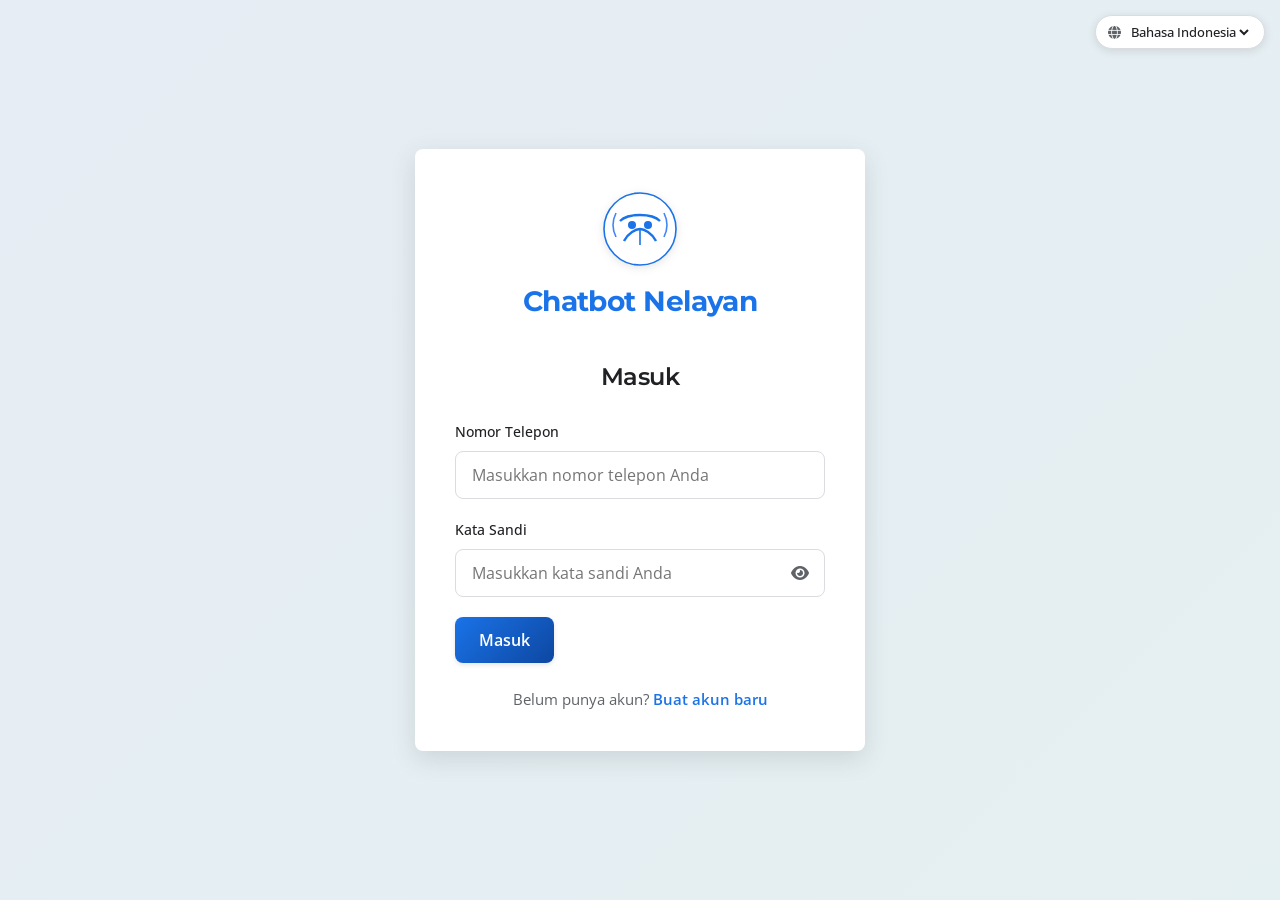
<file: index.html>
<!DOCTYPE html>
<html lang="id">
<head>
    <meta charset="UTF-8">
    <meta name="viewport" content="width=device-width, initial-scale=1.0">
    <title>Chatbot Nelayan</title>
    <link rel="preconnect" href="https://fonts.googleapis.com">
    <link rel="preconnect" href="https://fonts.gstatic.com" crossorigin>
    <link href="https://fonts.googleapis.com/css2?family=Montserrat:wght@400;500;600;700&family=Open+Sans:wght@400;500;600&display=swap" rel="stylesheet">
    <link rel="stylesheet" href="css/styles.css">
    <link rel="stylesheet" href="https://cdnjs.cloudflare.com/ajax/libs/font-awesome/6.0.0-beta3/css/all.min.css">
</head>

<body>
    <div class="lang-switcher">
        <i class="fas fa-globe"></i>
        <select id="lang-select" aria-label="Language / ভাষা / Bahasa">
            <option value="bn">বাংলা</option>
            <option value="en">English</option>
            <option value="id">Bahasa Indonesia</option>
        </select>
    </div>

    <div class="container" id="login-container">
        <div class="form-container">
            <div class="logo">
                <img src="assets/fishermen-logo.svg" data-i18n="appLogoAlt" alt="Logo Chatbot Nelayan">
                <h1 data-i18n="appTitle">Chatbot Nelayan</h1>
            </div>
            <h2 data-i18n="login.heading">Masuk</h2>
            <form id="login-form">
                <div class="form-group">
                    <label for="login-fisherman-id" data-i18n="login.idLabel">Nomor Telepon</label>
                    <input type="text" id="login-fisherman-id" data-i18n-placeholder="login.idPlaceholder" placeholder="Masukkan nomor telepon Anda" required>
                </div>
                <div class="form-group">
                    <label for="login-password" data-i18n="login.passwordLabel">Kata Sandi</label>
                    <input type="password" id="login-password" data-i18n-placeholder="login.passwordPlaceholder" placeholder="Masukkan kata sandi Anda" required>
                    <span class="toggle-password" onclick="togglePasswordVisibility('login-password')">
                        <i class="fas fa-eye"></i>
                    </span>
                </div>
                <button type="submit" class="btn-primary" data-i18n="login.submit">Masuk</button>
            </form>
            <p class="form-footer"><span data-i18n="login.noAccount">Belum punya akun?</span> <a href="#" onclick="showSignup()" data-i18n="login.signupLink">Buat akun baru</a></p>
        </div>
    </div>

    <div class="container hidden" id="signup-container">
        <div class="form-container">
            <div class="logo">
                <img src="assets/fishermen-logo.svg" data-i18n="appLogoAlt" alt="Logo Chatbot Nelayan">
                <h1 data-i18n="appTitle">Chatbot Nelayan</h1>
            </div>
            <h2 data-i18n="signup.heading">Buat Akun Baru</h2>
            <form id="signup-form">
                <div class="form-group">
                    <label for="signup-name" data-i18n="signup.nameLabel">Nama</label>
                    <input type="text" id="signup-name" data-i18n-placeholder="signup.namePlaceholder" placeholder="Masukkan nama Anda" required>
                </div>
                <div class="form-group">
                    <label for="signup-fisherman-id" data-i18n="login.idLabel">Nomor Telepon</label>
                    <input type="text" id="signup-fisherman-id" data-i18n-placeholder="login.idPlaceholder" placeholder="Masukkan nomor telepon Anda" required>
                </div>
                <div class="form-group">
                    <label for="signup-country" data-i18n="signup.countryLabel">Negara</label>
                    <select id="signup-country" required>
                        <option value="" data-i18n="signup.countryDefault">Pilih negara</option>
                        <option value="Indonesia" data-i18n="country.indonesia">Indonesia</option>
                        <option value="Australia" data-i18n="country.australia">Australia</option>
                        <option value="Malaysia" data-i18n="country.malaysia">Malaysia</option>
                        <option value="India" data-i18n="country.india">India</option>
                        <option value="Bangladesh" data-i18n="country.bangladesh">Bangladesh</option>
                        <option value="USA" data-i18n="country.usa">Amerika Serikat</option>
                        <option value="UK" data-i18n="country.uk">Inggris</option>
                    </select>
                </div>
                <div class="form-group">
                    <label for="signup-location" data-i18n="signup.locationLabel">Lokasi</label>
                    <input type="text" id="signup-location" data-i18n-placeholder="signup.locationPlaceholder" placeholder="Masukkan lokasi Anda saat ini" required>
                </div>
                <div class="form-group">
                    <label for="signup-password" data-i18n="login.passwordLabel">Kata Sandi</label>
                    <input type="password" id="signup-password" data-i18n-placeholder="login.passwordPlaceholder" placeholder="Masukkan kata sandi Anda" minlength="8" required>
                    <span class="toggle-password" onclick="togglePasswordVisibility('signup-password')">
                        <i class="fas fa-eye"></i>
                    </span>
                </div>
                <div class="form-group">
                    <label for="signup-confirm-password" data-i18n="signup.confirmPasswordLabel">Konfirmasi Kata Sandi</label>
                    <input type="password" id="signup-confirm-password" data-i18n-placeholder="signup.confirmPasswordPlaceholder" placeholder="Masukkan ulang kata sandi Anda" minlength="8" required>
                    <span class="toggle-password" onclick="togglePasswordVisibility('signup-confirm-password')">
                        <i class="fas fa-eye"></i>
                    </span>
                </div>
                <button type="submit" class="btn-primary" data-i18n="signup.submit">Daftar</button>
            </form>
            <p class="form-footer"><span data-i18n="signup.haveAccount">Sudah punya akun?</span> <a href="#" onclick="showLogin()" data-i18n="signup.loginLink">Masuk</a></p>
        </div>
    </div>

    <button id="sidebar-toggle" class="sidebar-toggle" data-i18n-title="sidebarToggle.title" title="সাইডবার টগল করুন">
        <i class="fas fa-bars"></i>
    </button>

    <div class="chat-container hidden" id="chat-container">
        <div class="sidebar">
            <div class="sidebar-header">
                <div class="logo">
                    <img src="assets/fishermen-logo.svg" data-i18n="appLogoAlt" alt="মৎস্যজীবী চ্যাটবট লোগো">
                    <h2 data-i18n="appTitle">মৎস্যজীবী চ্যাটবট</h2>
                </div>
                <button class="new-chat-btn" id="new-chat-btn">
                    <i class="fas fa-plus"></i> <span data-i18n="sidebar.newChat">নতুন চ্যাট</span>
                </button>
            </div>
            <div class="search-container">
                <div class="search-box">
                    <i class="fas fa-search"></i>
                    <input type="text" data-i18n-placeholder="sidebar.searchPlaceholder" placeholder="চ্যাট খুঁজুন" id="search-chats">
                </div>
            </div>
            <div class="chat-history" id="chat-history"></div>
            <div class="user-info">
                <div class="user-avatar" id="profile-btn" data-i18n-title="sidebar.profileTitle" title="প্রোফাইল অপশন" onclick="toggleProfileMenu()">
                       <i class="fas fa-user"></i>
                </div>
               <div class="user-name" id="user-name-display" data-i18n="sidebar.defaultUserName">ব্যবহারকারীর নাম</div>
                      <button class="logout-btn" onclick="logout()" data-i18n-title="sidebar.logoutTitle" title="লগআউট">
                        <i class="fas fa-sign-out-alt"></i>
                     </button>

                     <div class="profile-dropdown hidden" id="profile-dropdown">
                             <button id="dark-toggle" class="profile-menu-item" data-i18n-title="sidebar.themeToggle" title="থিম পরিবর্তন করুন">
                              <i class="fas fa-lightbulb"></i>
                                <span data-i18n="sidebar.themeToggle">থিম পরিবর্তন করুন</span>
                                    </button>
                              <button class="profile-menu-item" id="export-chat" data-i18n-title="sidebar.exportChat" title="চ্যাট এক্সপোর্ট করুন">
                                 <i class="fas fa-download"></i>
                                    <span data-i18n="sidebar.exportChat">চ্যাট এক্সপোর্ট করুন</span>
                               </button>
                         <button class="profile-menu-item" id="contribute-btn" data-i18n-title="sidebar.contributeTitle" title="নলেজ গ্রাফে অবদান রাখুন" onclick="openContributePopup(); toggleProfileMenu()">
                                 <i class="fas fa-brain"></i>
                                <span data-i18n="sidebar.contributeLabel">নতুন তথ্য যোগ করুন</span>
                                   </button>
                       </div>
               </div>
        </div>

        <div class="main-chat">
            <div class="chat-messages" id="chat-messages">
                <div class="welcome-message">
                    <h1 data-i18n="chat.welcomeTitle">মৎস্যজীবী চ্যাটবটে স্বাগতম</h1>
                    <p data-i18n="chat.welcomeSubtitle">আজ আমি আপনাকে কীভাবে সাহায্য করতে পারি?</p>
                </div>
            </div>
            <div class="chat-input-container">
                <form id="chat-form">
                    <div class="chat-input-box">
                        <textarea id="chat-input" data-i18n-placeholder="chat.inputPlaceholder" placeholder="আপনার মেসেজ এখানে লিখুন..." rows="1"></textarea>
                        <button type="button" id="voice-btn" class="voice-btn" data-i18n-title="chat.voiceInputTitle" title="ভয়েস ইনপুট">
                            <i class="fas fa-microphone"></i>
                        </button>
                        <button type="submit" class="send-btn" data-i18n-title="chat.sendTitle" title="পাঠান">
                            <i class="fas fa-paper-plane"></i>
                        </button>

                    </div>
                </form>
                <p class="disclaimer" data-i18n="chat.disclaimer">এই চ্যাটবটটি প্রাপ্ত তথ্যের ভিত্তিতে নির্দেশনা প্রদান করে এবং এটি সর্বদা নির্ভুল বা সর্বশেষ তথ্য নাও হতে পারে। শুধুমাত্র এই তথ্যের উপর নির্ভর করবেন না। গুরুত্বপূর্ণ সিদ্ধান্তের জন্য প্রয়োজনে স্থানীয় কর্তৃপক্ষ বা অভিজ্ঞ জেলেদের পরামর্শ নিন।</p>
            </div>
        </div>
    </div>

    <div class="feedback-popup hidden" id="feedback-popup">
        <div class="feedback-content">
            <h3 data-i18n="feedback.heading">এই উত্তরে কী সমস্যা ছিল?</h3>
            <form id="feedback-form">
                <div class="feedback-options">
                    <label class="feedback-option">
                        <input type="radio" name="feedback" value="incorrect">
                        <span data-i18n="feedback.incorrect">ভুল তথ্য</span>
                    </label>
                    <label class="feedback-option">
                        <input type="radio" name="feedback" value="harmful">
                        <span data-i18n="feedback.harmful">ক্ষতিকারক বা অনিরাপদ বিষয়বস্তু</span>
                    </label>
                    <label class="feedback-option">
                        <input type="radio" name="feedback" value="not-helpful">
                        <span data-i18n="feedback.notHelpful">উপকারী নয়</span>
                    </label>
                    <label class="feedback-option">
                        <input type="radio" name="feedback" value="other">
                        <span data-i18n="feedback.other">অন্যান্য</span>
                    </label>
                </div>
                <textarea id="feedback-text" data-i18n-placeholder="feedback.commentPlaceholder" placeholder="অতিরিক্ত মন্তব্য (ঐচ্ছিক)"></textarea>
                <div class="feedback-buttons">
                    <button type="button" class="btn-secondary" onclick="closeFeedbackPopup()" data-i18n="common.cancel">বাতিল করুন</button>
                    <button type="submit" class="btn-primary" data-i18n="common.submit">জমা দিন</button>
                </div>
            </form>
        </div>
    </div>

    <div class="voice-popup hidden" id="voice-popup">
        <div class="voice-content">
            <div class="voice-header" style="justify-content: flex-end;">
                <button id="voice-close-btn" class="icon-btn" data-i18n-title="voice.closeTitle" title="বাতিল করুন" onclick="closeVoicePopup()">
                    <i class="fas fa-times"></i>
                </button>
            </div>
            <div class="voice-body">
                <p id="live-transcript" class="live-transcript" data-i18n="voice.initialPrompt">এখন কথা বলুন...</p>
            </div>
            <div class="voice-footer">
                <button id="voice-mic-active" class="pulsing-mic" onclick="stopListening()" data-i18n-title="voice.stopRecordingTitle" title="রেকর্ডিং বন্ধ করুন">
                    <i class="fas fa-microphone"></i>
                </button>
                <button id="voice-send-btn" class="btn-primary send-btn hidden" onclick="sendVoiceMessage()">
                    <i class="fas fa-paper-plane"></i> <span data-i18n="voice.send">পাঠান</span>
                </button>
            </div>
        </div>
    </div>

    <div class="overlay hidden" id="overlay"></div>

    <script>
    function validateSignup() {
        const fishermanId     = document.getElementById('signup-fisherman-id').value;
        const password        = document.getElementById('signup-password').value;
        const confirmPassword = document.getElementById('signup-confirm-password').value;
        const country         = document.getElementById('signup-country').value;

        if (!country) {
            alert("অনুগ্রহ করে একটি দেশ নির্বাচন করুন");
            return false;
        }

        const idRegex = /^[a-zA-Z0-9]+$/;
        if (!idRegex.test(fishermanId)) {
            alert("মৎস্যজীবী আইডিতে শুধুমাত্র ইংরেজি অক্ষর এবং সংখ্যা থাকতে হবে");
            return false;
        }

        if (password.length < 8) {
            alert("পাসওয়ার্ড কমপক্ষে ৮ অক্ষরের হতে হবে");
            return false;
        }

        if (password !== confirmPassword) {
            alert("পাসওয়ার্ড মিলছে না");
            return false;
        }

        return true;
    }
    </script>

    <script src="js/i18n.js" defer></script>
    <script src="js/script.js" defer></script>
    <div id="contribute-popup" class="feedback-popup hidden" role="dialog" aria-modal="true" aria-labelledby="contribute-title">
  <div class="voice-content contribute-content">
    <div class="voice-header">
      <h3 id="contribute-title">
        <i class="fas fa-brain" style="color:#3a7acd;margin-right:8px;"></i>
        <span data-i18n="contribute.title">তথ্যভাণ্ডারে নতুন তথ্য যোগ করুন</span>
      </h3>
      <button class="icon-btn" onclick="closeContributePopup()" aria-label="Close">
        <i class="fas fa-times"></i>
      </button>
    </div>

    <p style="font-size:13px;color:var(--text-secondary);margin-bottom:16px;" data-i18n="contribute.description">
      একজন মৎস্যজীবী হিসেবে আপনার জানা একটি তথ্য শেয়ার করুন। নিচে টাইপ করুন বা মাইক ব্যবহার করুন। 
      আপনার দেওয়া তথ্য যোগ করার আগে যাচাই করা হবে।
    </p>

    <div class="contribute-tabs" role="tablist">
      <button class="contribute-tab active" id="tab-text" role="tab"
              aria-selected="true" onclick="switchContributeTab('text')">
        <i class="fas fa-keyboard"></i> <span data-i18n="contribute.tabText">টাইপ করুন</span>
      </button>
      <button class="contribute-tab" id="tab-voice" role="tab"
              aria-selected="false" onclick="switchContributeTab('voice')">
        <i class="fas fa-microphone"></i> <span data-i18n="contribute.tabVoice">কথা বলুন</span>
      </button>
    </div>

    <div id="contrib-text-panel">
      <div class="form-group" style="margin-top:12px;">
        <label for="contrib-subject"><span data-i18n="contribute.subjectLabel">বিষয় (Subject)</span> <span style="color:var(--danger-color)">*</span></label>
        <input type="text" id="contrib-subject" data-i18n-placeholder="contribute.subjectPlaceholder" placeholder="যেমন: Hilsa, Shrimp, Cast Net" autocomplete="off" />
      </div>
      <div class="form-group">
        <label for="contrib-relation"><span data-i18n="contribute.relationLabel">সম্পর্ক (Relationship)</span><span style="color:var(--danger-color)">*</span></label>
        <input type="text" id="contrib-relation" data-i18n-placeholder="contribute.relationPlaceholder" placeholder="যেমন: FOUND_IN, NEEDS, BEST_IN" autocomplete="off" />
      </div>
      <div class="form-group">
        <label for="contrib-object"><span data-i18n="contribute.objectLabel">অবজেক্ট (Object)</span> <span style="color:var(--danger-color)">*</span></label>
        <input type="text" id="contrib-object" data-i18n-placeholder="contribute.objectPlaceholder" placeholder="যেমন: Padma River, Winter, Monsoon, June" autocomplete="off" />
      </div>
      <div class="form-group">
        <label for="contrib-context">
          <span data-i18n="contribute.contextLabel">অতিরিক্ত তথ্য</span>
          <span style="color:var(--text-secondary);font-weight:400" data-i18n="contribute.optional">(ঐচ্ছিক)</span>
        </label>
        <textarea id="contrib-context" rows="2"
          data-i18n-placeholder="contribute.contextPlaceholder" placeholder="যেমন: বর্ষাকালে পদ্মা নদীতে ইলিশ সবচেয়ে বেশি পাওয়া যায়।"></textarea>
      </div>
    </div>

    <div id="contrib-voice-panel" class="hidden">
      <p style="font-size:13px;color:var(--text-secondary);margin:12px 0 8px;" data-i18n="contribute.voicePanelDesc">
        তথ্যটি বর্ণনা করে একটি পূর্ণ বাক্য বলুন। আমরা এটি প্রতিলিপি (transcribe) করে আপনার জন্য অতিরিক্ত তথ্যের ক্ষেত্রটি পূরণ করব।
      </p>
      <div class="voice-body" style="min-height:60px;">
        <div id="contrib-live-transcript" class="live-transcript"
             style="font-size:16px;opacity:0.5;" data-i18n="contribute.pressMicToStart">
          শুরু করতে মাইক চাপুন...
        </div>
      </div>
      <div class="voice-footer" style="margin-top:12px;">
        <button id="contrib-mic-btn" class="pulsing-mic"
                onclick="toggleContribMic()" aria-label="Start recording">
          <i class="fas fa-microphone"></i>
        </button>
        <button id="contrib-use-transcript-btn" class="btn-secondary hidden"
                onclick="useContribTranscript()"
                style="font-size:13px;padding:8px 16px;">
          <i class="fas fa-check"></i> <span data-i18n="contribute.useTranscript">এই লেখাটি ব্যবহার করুন</span>
        </button>
      </div>
    </div>

    <div style="margin-top:18px;display:flex;gap:10px;justify-content:flex-end;flex-wrap:wrap;">
      <button class="btn-secondary" onclick="closeContributePopup()"
              style="font-size:14px;padding:9px 18px;" data-i18n="common.cancel">বাতিল করুন</button>
      <button id="contrib-submit-btn" class="btn-primary" onclick="submitContribution()"
              style="font-size:14px;padding:9px 18px;">
        <i class="fas fa-paper-plane"></i> <span data-i18n="contribute.submit">জমা দিন</span>
      </button>
    </div>
    <div id="contrib-status-msg"
         style="margin-top:10px;font-size:13px;text-align:center;display:none;"></div>
  </div>
</div>
</body>
</html>
</file>
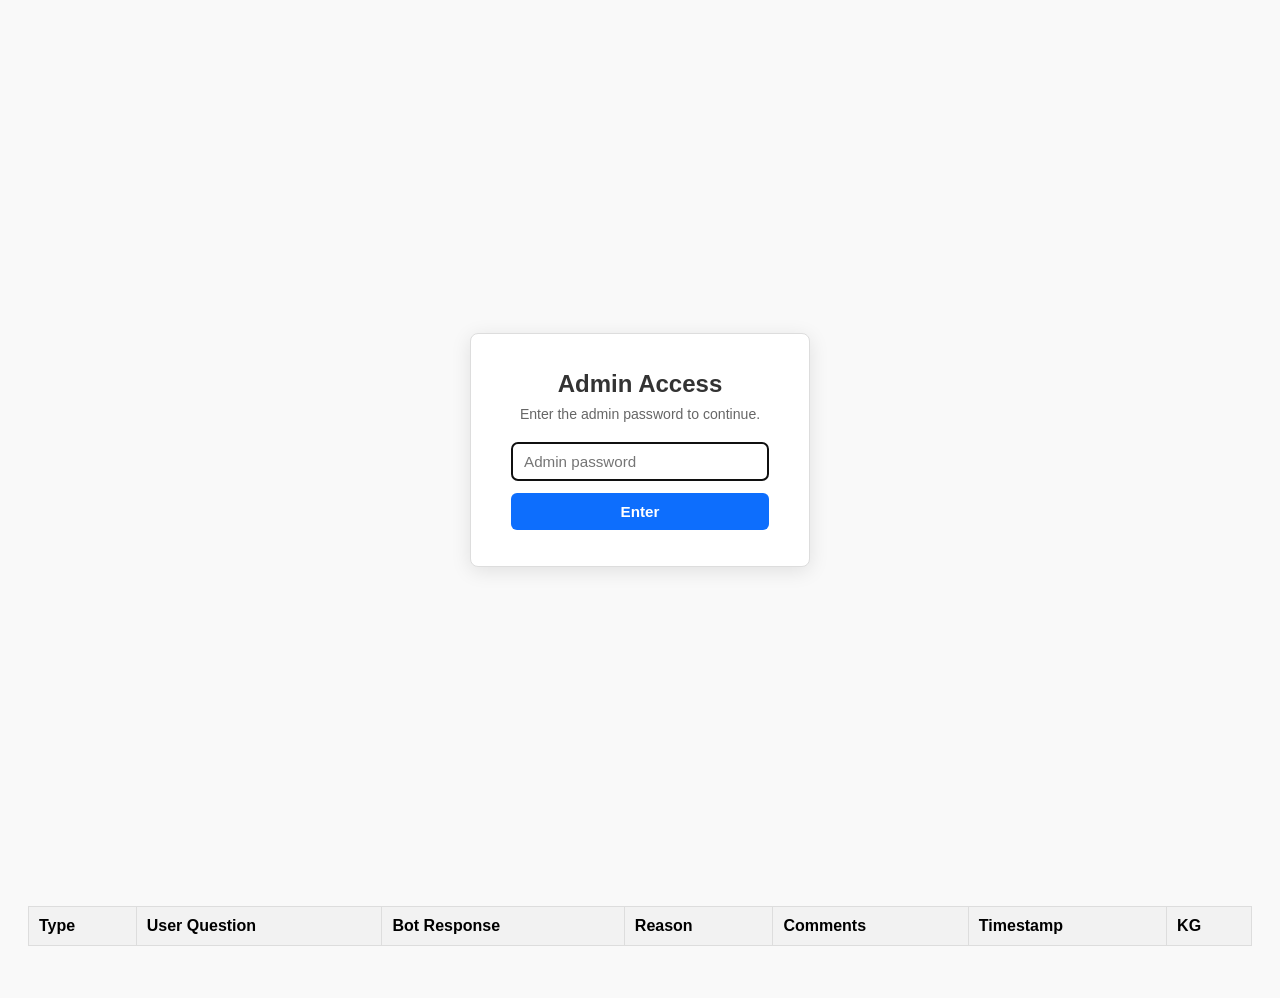
<file: admin.html>
<!DOCTYPE html>
<html lang="en">
<head>
    <meta charset="UTF-8">
    <meta name="viewport" content="width=device-width, initial-scale=1.0">
    <title>Admin Dashboard</title>
    <style>
        * { box-sizing: border-box; }
        body { font-family: Arial, sans-serif; padding: 20px; background: #f9f9f9; }
        h1, h2 { color: #333; }
        table { width: 100%; border-collapse: collapse; margin-bottom: 24px; background: #fff; }
        th, td { border: 1px solid #ddd; padding: 10px; text-align: left; vertical-align: top; }
        th { background-color: #f2f2f2; }
        .badge { display: inline-block; padding: 2px 10px; border-radius: 12px; font-size: 0.85em; font-weight: bold; }
        .badge-pending { background: #fff3cd; color: #856404; }
        .btn { padding: 5px 12px; border: none; border-radius: 4px; cursor: pointer; font-size: 0.85em; margin-right: 4px; margin-bottom: 2px; }
        .btn-approve  { background: #28a745; color: #fff; }
        .btn-reject   { background: #dc3545; color: #fff; }
        .btn-primary  { background: #0d6efd; color: #fff; }
        .btn-secondary{ background: #6c757d; color: #fff; }
        .btn-danger   { background: #dc3545; color: #fff; }
        .btn-warning  { background: #fd7e14; color: #fff; }
        .btn-info     { background: #0dcaf0; color: #000; }
        .btn-approve:hover  { background: #218838; }
        .btn-reject:hover   { background: #c82333; }
        .btn-primary:hover  { background: #0b5ed7; }
        .btn-danger:hover   { background: #bb2d3b; }
        .empty-row td { text-align: center; color: #888; font-style: italic; }
        #pending-count { display: inline-block; background: #dc3545; color: #fff; border-radius: 50%; padding: 1px 7px; font-size: 0.8em; margin-left: 6px; vertical-align: middle; }
        #contrib-count { display: inline-block; background: #28a745; color: #fff; border-radius: 50%; padding: 1px 7px; font-size: 0.8em; margin-left: 6px; vertical-align: middle; }

        /* KG editor */
        .kg-toolbar { display: flex; gap: 8px; margin-bottom: 16px; flex-wrap: wrap; align-items: center; }
        .kg-toolbar input { flex: 1; min-width: 200px; padding: 7px 10px; border: 1px solid #ccc; border-radius: 4px; font-size: 0.95em; }
        .kg-forms { display: flex; gap: 16px; flex-wrap: wrap; margin-bottom: 24px; }
        .kg-form-box { background: #fff; border: 1px solid #ddd; border-radius: 6px; padding: 14px; flex: 1; min-width: 260px; }
        .kg-form-box h3 { margin: 0 0 10px; font-size: 1em; color: #444; }
        .kg-form-box label { display: block; font-size: 0.85em; color: #555; margin-bottom: 2px; margin-top: 8px; }
        .kg-form-box input, .kg-form-box textarea {
            width: 100%; padding: 6px 8px; border: 1px solid #ccc; border-radius: 4px; font-size: 0.9em; font-family: monospace;
        }
        .kg-form-box textarea { height: 70px; resize: vertical; }
        .kg-form-box .btn { margin-top: 10px; }
        .node-card { background: #fff; border: 1px solid #ccc; border-radius: 6px; padding: 10px 12px; margin-bottom: 10px; }
        .node-card-header { display: flex; align-items: flex-start; gap: 8px; flex-wrap: wrap; }
        .node-labels { font-weight: bold; color: #0d6efd; font-size: 0.9em; }
        .node-id { font-size: 0.75em; color: #888; font-family: monospace; word-break: break-all; }
        .node-props { font-family: monospace; font-size: 0.85em; background: #f8f9fa; border: 1px solid #e0e0e0; border-radius: 4px; padding: 6px 8px; margin: 6px 0; white-space: pre-wrap; word-break: break-all; }
        .node-rels { margin: 6px 0; }
        .rel-item { font-size: 0.85em; color: #555; margin-bottom: 4px; display: flex; align-items: center; gap: 6px; flex-wrap: wrap; }
        .rel-type { font-weight: bold; color: #6f42c1; }
        .rel-target { font-family: monospace; font-size: 0.8em; color: #888; }
        .no-results { color: #888; font-style: italic; padding: 12px 0; }

        /* Contribution cards */
        .contrib-card { background: #fff; border: 1px solid #ccc; border-radius: 6px; padding: 12px 14px; margin-bottom: 10px; }
        .contrib-triple { font-size: 0.95em; display: flex; align-items: center; gap: 6px; flex-wrap: wrap; margin-bottom: 6px; }
        .contrib-triple .subj { font-weight: bold; color: #0d6efd; }
        .contrib-triple .rel  { font-weight: bold; color: #6f42c1; }
        .contrib-triple .obj  { font-weight: bold; color: #198754; }
        .contrib-context { font-size: 0.85em; color: #555; font-style: italic; margin-bottom: 8px; }
        .contrib-meta    { font-size: 0.78em; color: #888; margin-bottom: 8px; }

        /* Edit modal */
        #edit-modal { display: none; position: fixed; top: 0; left: 0; width: 100%; height: 100%; background: rgba(0,0,0,0.4); z-index: 1000; align-items: center; justify-content: center; }
        #edit-modal.open { display: flex; }
        .modal-box { background: #fff; border-radius: 8px; padding: 24px; width: 480px; max-width: 95vw; }
        .modal-box h3 { margin: 0 0 12px; }
        .modal-box label { display: block; font-size: 0.85em; color: #555; margin-bottom: 4px; }
        .modal-box textarea { width: 100%; height: 160px; font-family: monospace; font-size: 0.9em; padding: 8px; border: 1px solid #ccc; border-radius: 4px; resize: vertical; }
        .modal-box .node-id { margin-bottom: 10px; }
        .modal-actions { display: flex; gap: 8px; margin-top: 12px; justify-content: flex-end; }
    </style>
</head>
<body>

    <!-- Password gate -->
    <div id="auth-gate" style="position:fixed;inset:0;background:#f9f9f9;display:flex;align-items:center;justify-content:center;z-index:9999;">
        <div style="background:#fff;border:1px solid #ddd;border-radius:8px;padding:36px 40px;width:340px;box-shadow:0 4px 20px rgba(0,0,0,0.1);text-align:center;">
            <h2 style="color:#333;margin:0 0 8px;">Admin Access</h2>
            <p style="color:#666;font-size:0.88em;margin:0 0 20px;">Enter the admin password to continue.</p>
            <input type="password" id="auth-input" placeholder="Admin password"
                   style="width:100%;padding:10px 12px;border:1px solid #ccc;border-radius:6px;font-size:0.95em;margin-bottom:12px;box-sizing:border-box;"
                   onkeydown="if(event.key==='Enter') verifyAdminPassword()">
            <button onclick="verifyAdminPassword()"
                    style="width:100%;padding:10px;background:#0d6efd;color:#fff;border:none;border-radius:6px;font-size:0.95em;font-weight:600;cursor:pointer;">
                Enter
            </button>
            <p id="auth-error" style="color:#dc3545;font-size:0.85em;margin-top:10px;display:none;">Incorrect password. Please try again.</p>
        </div>
    </div>

    <h1>Admin Dashboard</h1>

    <!-- ── Pending Accounts ── -->
    <h2>Pending Account Approvals <span id="pending-count">0</span></h2>
    <table id="pending-table">
        <thead>
            <tr><th>Phone Number</th><th>Name</th><th>Country</th><th>Location</th><th>Registered</th><th>Status</th><th>Action</th></tr>
        </thead>
        <tbody></tbody>
    </table>

    <!-- ── Pending Contributions ── -->
    <h2>Pending Contributions <span id="contrib-count">0</span></h2>
    <div id="contributions-list" style="margin-bottom:24px;">
        <p class="no-results">Loading...</p>
    </div>

    <!-- ── Knowledge Graph Editor ── -->
    <h2>Knowledge Graph Editor</h2>

    <div class="kg-toolbar">
        <input id="kg-search-input" placeholder="Search nodes by keyword..." onkeydown="if(event.key==='Enter') searchGraph()">
        <button class="btn btn-primary" onclick="searchGraph()">Search</button>
        <button class="btn btn-secondary" onclick="searchGraph('')">Browse All</button>
    </div>

    <div id="kg-results"><p class="no-results">Enter a keyword to search the knowledge graph.</p></div>

    <div class="kg-forms">
        <div class="kg-form-box">
            <h3>Add Node</h3>
            <label>Label (e.g. Fish, Regulation)</label>
            <input id="new-node-label" placeholder="Label">
            <label>Properties (JSON)</label>
            <textarea id="new-node-props">{}</textarea>
            <button class="btn btn-primary" onclick="addNode()">Add Node</button>
        </div>
        <div class="kg-form-box">
            <h3>Add Relationship</h3>
            <label>From Node ID</label>
            <input id="rel-from-id" placeholder="Source node elementId">
            <label>To Node ID</label>
            <input id="rel-to-id" placeholder="Target node elementId">
            <label>Relationship Type (e.g. REQUIRES, RELATED_TO)</label>
            <input id="rel-type" placeholder="Type">
            <label>Properties (JSON, optional)</label>
            <textarea id="rel-props">{}</textarea>
            <button class="btn btn-primary" onclick="addRelationship()">Add Relationship</button>
        </div>
    </div>

    <!-- ── Feedback Reports ── -->
    <h2>Feedback Reports</h2>
    <table id="feedback-table">
        <thead>
            <tr><th>Type</th><th>User Question</th><th>Bot Response</th><th>Reason</th><th>Comments</th><th>Timestamp</th><th>KG</th></tr>
        </thead>
        <tbody></tbody>
    </table>

    <!-- Edit Node Modal -->
    <div id="edit-modal">
        <div class="modal-box">
            <h3>Edit Node Properties</h3>
            <div class="node-id" id="edit-modal-id"></div>
            <label>Properties (JSON)</label>
            <textarea id="edit-modal-props"></textarea>
            <div class="modal-actions">
                <button class="btn btn-secondary" onclick="closeEditModal()">Cancel</button>
                <button class="btn btn-primary" onclick="saveNodeEdit()">Save</button>
            </div>
        </div>
    </div>

    <script>
        const API = window.location.origin === 'null' ? 'http://localhost:8000' : window.location.origin;
        const ADMIN_PW_KEY = 'fishermanAdminPw';
        let editingNodeId = null;

        function getAdminPw() { return sessionStorage.getItem(ADMIN_PW_KEY) || ''; }
        function adminH(extra = {}) { return { 'X-Admin-Password': getAdminPw(), ...extra }; }

        async function verifyAdminPassword() {
            const pw = document.getElementById('auth-input').value;
            if (!pw) return;
            try {
                const res = await fetch(`${API}/admin/verify`, { method: 'POST', headers: { 'X-Admin-Password': pw } });
                if (res.ok) {
                    sessionStorage.setItem(ADMIN_PW_KEY, pw);
                    document.getElementById('auth-gate').style.display = 'none';
                    initPage();
                } else {
                    document.getElementById('auth-error').style.display = 'block';
                }
            } catch {
                document.getElementById('auth-error').textContent = 'Could not reach server.';
                document.getElementById('auth-error').style.display = 'block';
            }
        }

        function initPage() {
            loadPendingUsers();
            loadFeedbacks();
            loadContributions();
        }

        // On load: verify any stored password, else show gate
        (async () => {
            const stored = sessionStorage.getItem(ADMIN_PW_KEY);
            if (stored) {
                const res = await fetch(`${API}/admin/verify`, { method: 'POST', headers: { 'X-Admin-Password': stored } }).catch(() => null);
                if (res && res.ok) { document.getElementById('auth-gate').style.display = 'none'; initPage(); return; }
            }
            document.getElementById('auth-input').focus();
        })();

        // ── Helpers ──────────────────────────────────────────────
        function escapeHtml(str) {
            return String(str ?? '')
                .replace(/&/g, '&amp;').replace(/</g, '&lt;')
                .replace(/>/g, '&gt;').replace(/"/g, '&quot;');
        }

        function parseJsonField(id, fallback = {}) {
            try { return JSON.parse(document.getElementById(id).value || '{}'); }
            catch { alert(`Invalid JSON in field.`); return null; }
        }

        // ── Pending Users ─────────────────────────────────────────
        async function loadPendingUsers() {
            try {
                const res = await fetch(`${API}/admin/pending-users`, { headers: adminH() });
                if (!res.ok) throw new Error(`${res.status} ${res.statusText}`);
                const users = await res.json();
                const tbody = document.querySelector('#pending-table tbody');
                document.getElementById('pending-count').textContent = users.length;
                tbody.innerHTML = '';
                if (users.length === 0) {
                    tbody.innerHTML = '<tr class="empty-row"><td colspan="7">No pending accounts</td></tr>';
                    return;
                }
                users.forEach(u => {
                    const tr = document.createElement('tr');
                    tr.id = `user-row-${u.fishermanId}`;
                    tr.innerHTML = `
                        <td>${escapeHtml(u.fishermanId)}</td>
                        <td>${escapeHtml(u.name)}</td>
                        <td>${escapeHtml(u.country)}</td>
                        <td>${escapeHtml(u.location)}</td>
                        <td>${new Date(u.created_at).toLocaleString()}</td>
                        <td><span class="badge badge-pending">Pending</span></td>
                        <td>
                            <button class="btn btn-approve" onclick="approveUser('${escapeHtml(u.fishermanId)}')">Approve</button>
                            <button class="btn btn-reject"  onclick="rejectUser('${escapeHtml(u.fishermanId)}')">Reject</button>
                        </td>`;
                    tbody.appendChild(tr);
                });
            } catch (err) {
                document.querySelector('#pending-table tbody').innerHTML =
                    `<tr class="empty-row"><td colspan="7">Failed to load: ${escapeHtml(err.message)}</td></tr>`;
            }
        }

        async function approveUser(id) {
            if (!confirm(`Approve account for ${id}?`)) return;
            const res = await fetch(`${API}/admin/approve/${encodeURIComponent(id)}`, { method: 'POST', headers: adminH() });
            if (!res.ok) { alert('Failed to approve.'); return; }
            removeUserRow(id);
        }

        async function rejectUser(id) {
            if (!confirm(`Reject account for ${id}?`)) return;
            const res = await fetch(`${API}/admin/reject/${encodeURIComponent(id)}`, { method: 'POST', headers: adminH() });
            if (!res.ok) { alert('Failed to reject.'); return; }
            removeUserRow(id);
        }

        function removeUserRow(id) {
            document.getElementById(`user-row-${id}`)?.remove();
            const tbody = document.querySelector('#pending-table tbody');
            const remaining = tbody.querySelectorAll('tr:not(.empty-row)').length;
            document.getElementById('pending-count').textContent = remaining;
            if (remaining === 0)
                tbody.innerHTML = '<tr class="empty-row"><td colspan="7">No pending accounts</td></tr>';
        }

        // ── Knowledge Graph ───────────────────────────────────────
        async function searchGraph(overrideQuery) {
            const q = overrideQuery !== undefined
                ? overrideQuery
                : document.getElementById('kg-search-input').value.trim();
            const container = document.getElementById('kg-results');
            container.innerHTML = '<p class="no-results">Loading...</p>';
            try {
                const res = await fetch(`${API}/admin/graph/search?q=${encodeURIComponent(q)}`, { headers: adminH() });
                if (!res.ok) throw new Error(`${res.status} ${res.statusText}`);
                const nodes = await res.json();
                renderNodes(nodes, container);
            } catch (err) {
                container.innerHTML = `<p class="no-results">Error: ${escapeHtml(err.message)}</p>`;
            }
        }

        function renderNodes(nodes, container) {
            if (nodes.length === 0) {
                container.innerHTML = '<p class="no-results">No nodes found.</p>';
                return;
            }
            container.innerHTML = '';
            nodes.forEach(node => {
                const card = document.createElement('div');
                card.className = 'node-card';
                card.id = `node-card-${CSS.escape(node.nodeId)}`;

                const relsHtml = node.relationships.length
                    ? node.relationships.map(r => `
                        <div class="rel-item">
                            <span class="rel-type">-[${escapeHtml(r.type)}]-&gt;</span>
                            <span class="rel-target">${escapeHtml(r.targetId)}</span>
                            <span style="color:#888;font-size:0.8em">${escapeHtml(JSON.stringify(r.targetProps))}</span>
                            <button class="btn btn-danger" style="padding:2px 7px;font-size:0.78em"
                                onclick="deleteRelationship('${escapeHtml(r.relId)}', '${CSS.escape(node.nodeId)}')">&#x2715;</button>
                        </div>`).join('')
                    : '<span style="color:#aaa;font-size:0.85em">No outgoing relationships</span>';

                card.innerHTML = `
                    <div class="node-card-header">
                        <span class="node-labels">${escapeHtml(node.labels.join(', ') || '(no label)')}</span>
                        <span class="node-id">${escapeHtml(node.nodeId)}</span>
                        <button class="btn btn-warning" onclick="openEditModal('${escapeHtml(node.nodeId)}', ${escapeHtml(JSON.stringify(JSON.stringify(node.properties)))})">Edit</button>
                        <button class="btn btn-danger"  onclick="deleteNode('${escapeHtml(node.nodeId)}')">Delete</button>
                        <button class="btn btn-info"    onclick="prefillRelFrom('${escapeHtml(node.nodeId)}')">Use as Source</button>
                    </div>
                    <pre class="node-props">${escapeHtml(JSON.stringify(node.properties, null, 2))}</pre>
                    <div class="node-rels">${relsHtml}</div>`;
                container.appendChild(card);
            });
        }

        function prefillRelFrom(nodeId) {
            document.getElementById('rel-from-id').value = nodeId;
            document.getElementById('rel-from-id').scrollIntoView({ behavior: 'smooth' });
        }

        async function addNode() {
            const label = document.getElementById('new-node-label').value.trim();
            if (!label) { alert('Label is required.'); return; }
            const props = parseJsonField('new-node-props');
            if (props === null) return;
            try {
                const res = await fetch(`${API}/admin/graph/node`, {
                    method: 'POST',
                    headers: adminH({ 'Content-Type': 'application/json' }),
                    body: JSON.stringify({ label, properties: props }),
                });
                const data = await res.json();
                if (!res.ok) { alert(data.detail || 'Failed to add node.'); return; }
                alert(`Node created (ID: ${data.nodeId})`);
                document.getElementById('new-node-label').value = '';
                document.getElementById('new-node-props').value = '{}';
                searchGraph(document.getElementById('kg-search-input').value);
            } catch (err) { alert(`Error: ${err.message}`); }
        }

        async function addRelationship() {
            const from_id  = document.getElementById('rel-from-id').value.trim();
            const to_id    = document.getElementById('rel-to-id').value.trim();
            const rel_type = document.getElementById('rel-type').value.trim();
            if (!from_id || !to_id || !rel_type) { alert('From ID, To ID, and Type are all required.'); return; }
            const props = parseJsonField('rel-props');
            if (props === null) return;
            try {
                const res = await fetch(`${API}/admin/graph/relationship`, {
                    method: 'POST',
                    headers: adminH({ 'Content-Type': 'application/json' }),
                    body: JSON.stringify({ from_id, to_id, rel_type, properties: props }),
                });
                const data = await res.json();
                if (!res.ok) { alert(data.detail || 'Failed to add relationship.'); return; }
                alert('Relationship created.');
                searchGraph(document.getElementById('kg-search-input').value);
            } catch (err) { alert(`Error: ${err.message}`); }
        }

        async function deleteNode(nodeId) {
            if (!confirm('Delete this node and all its relationships?')) return;
            try {
                const res = await fetch(`${API}/admin/graph/node?node_id=${encodeURIComponent(nodeId)}`, { method: 'DELETE', headers: adminH() });
                if (!res.ok) { alert('Failed to delete node.'); return; }
                document.getElementById(`node-card-${CSS.escape(nodeId)}`)?.remove();
            } catch (err) { alert(`Error: ${err.message}`); }
        }

        async function deleteRelationship(relId, nodeCardId) {
            if (!confirm('Delete this relationship?')) return;
            try {
                const res = await fetch(`${API}/admin/graph/relationship?rel_id=${encodeURIComponent(relId)}`, { method: 'DELETE', headers: adminH() });
                if (!res.ok) { alert('Failed to delete relationship.'); return; }
                searchGraph(document.getElementById('kg-search-input').value);
            } catch (err) { alert(`Error: ${err.message}`); }
        }

        function openEditModal(nodeId, propsJson) {
            editingNodeId = nodeId;
            document.getElementById('edit-modal-id').textContent = nodeId;
            document.getElementById('edit-modal-props').value =
                JSON.stringify(JSON.parse(propsJson), null, 2);
            document.getElementById('edit-modal').classList.add('open');
        }

        function closeEditModal() {
            editingNodeId = null;
            document.getElementById('edit-modal').classList.remove('open');
        }

        async function saveNodeEdit() {
            const props = parseJsonField('edit-modal-props');
            if (props === null) return;
            try {
                const res = await fetch(`${API}/admin/graph/node`, {
                    method: 'PUT',
                    headers: adminH({ 'Content-Type': 'application/json' }),
                    body: JSON.stringify({ node_id: editingNodeId, properties: props }),
                });
                const data = await res.json();
                if (!res.ok) { alert(data.detail || 'Failed to update node.'); return; }
                closeEditModal();
                searchGraph(document.getElementById('kg-search-input').value);
            } catch (err) { alert(`Error: ${err.message}`); }
        }

        // ── Feedback ──────────────────────────────────────────────
        async function loadFeedbacks() {
            try {
                const res = await fetch(`${API}/feedbacks`, { headers: adminH() });
                if (!res.ok) throw new Error(`${res.status} ${res.statusText}`);
                const feedbacks = await res.json();
                const tbody = document.querySelector('#feedback-table tbody');
                tbody.innerHTML = '';
                if (feedbacks.length === 0) {
                    tbody.innerHTML = '<tr class="empty-row"><td colspan="7">No feedback yet</td></tr>';
                    return;
                }
                [...feedbacks].reverse().forEach(fb => {
                    const tr = document.createElement('tr');
                    const q = fb.userQuestion || '';
                    tr.innerHTML = `
                        <td>${escapeHtml(fb.type)}</td>
                        <td>${escapeHtml(q || '\u2014')}</td>
                        <td>${escapeHtml(fb.message)}</td>
                        <td>${escapeHtml(fb.reason || '\u2014')}</td>
                        <td>${escapeHtml(fb.comments || '\u2014')}</td>
                        <td>${new Date(fb.timestamp).toLocaleString()}</td>
                        <td>${q ? `<button class="btn btn-info" onclick="searchFromFeedback('${escapeHtml(q)}')">Search KG</button>` : '\u2014'}</td>`;
                    tbody.appendChild(tr);
                });
            } catch (err) {
                document.querySelector('#feedback-table tbody').innerHTML =
                    `<tr class="empty-row"><td colspan="7">Failed to load: ${escapeHtml(err.message)}</td></tr>`;
            }
        }

        function searchFromFeedback(question) {
            document.getElementById('kg-search-input').value = question;
            searchGraph(question);
            document.getElementById('kg-search-input').scrollIntoView({ behavior: 'smooth' });
        }

        // ── Contributions ─────────────────────────────────────────
        async function loadContributions() {
            const list    = document.getElementById('contributions-list');
            const countEl = document.getElementById('contrib-count');
            try {
                const res = await fetch(`${API}/admin/contributions?status=pending`, { headers: adminH() });
                if (!res.ok) throw new Error(`${res.status} ${res.statusText}`);
                const data = await res.json();
                countEl.textContent = data.length;
                if (!data.length) {
                    list.innerHTML = '<p class="no-results">No pending contributions.</p>';
                    return;
                }
                list.innerHTML = data.map(c => `
                    <div class="contrib-card">
                        <div class="contrib-triple">
                            <span class="subj">${escapeHtml(c.subject)}</span>
                            <span class="rel">&#8212;[${escapeHtml(c.relation)}]&#8594;</span>
                            <span class="obj">${escapeHtml(c.object)}</span>
                        </div>
                        ${c.context ? `<div class="contrib-context">"${escapeHtml(c.context)}"</div>` : ''}
                        <div class="contrib-meta">Submitted by <strong>${escapeHtml(c.fishermanId)}</strong> &middot; ${new Date(c.submitted_at).toLocaleString()}</div>
                        <div>
                            <button class="btn btn-approve" onclick="reviewContrib('${escapeHtml(c.id)}', 'approve')">&#x2705; Approve &rarr; Add to Neo4j</button>
                            <button class="btn btn-reject"  onclick="reviewContrib('${escapeHtml(c.id)}', 'reject')">&#x274C; Reject</button>
                        </div>
                    </div>
                `).join('');
            } catch (err) {
                list.innerHTML = `<p class="no-results">Failed to load contributions: ${escapeHtml(err.message)}</p>`;
            }
        }

        async function reviewContrib(id, action) {
            try {
                const res = await fetch(
                    `${API}/admin/contributions/review?contribution_id=${encodeURIComponent(id)}&action=${action}`,
                    { method: 'POST', headers: adminH() }
                );
                if (!res.ok) throw new Error(`${res.status} ${res.statusText}`);
                const data = await res.json();
                alert(`Contribution ${data.status}!`);
                loadContributions();
            } catch (err) {
                alert(`Failed: ${err.message}`);
            }
        }

        // Init is triggered by verifyAdminPassword() or the on-load check above
    </script>
</body>
</html>
</file>
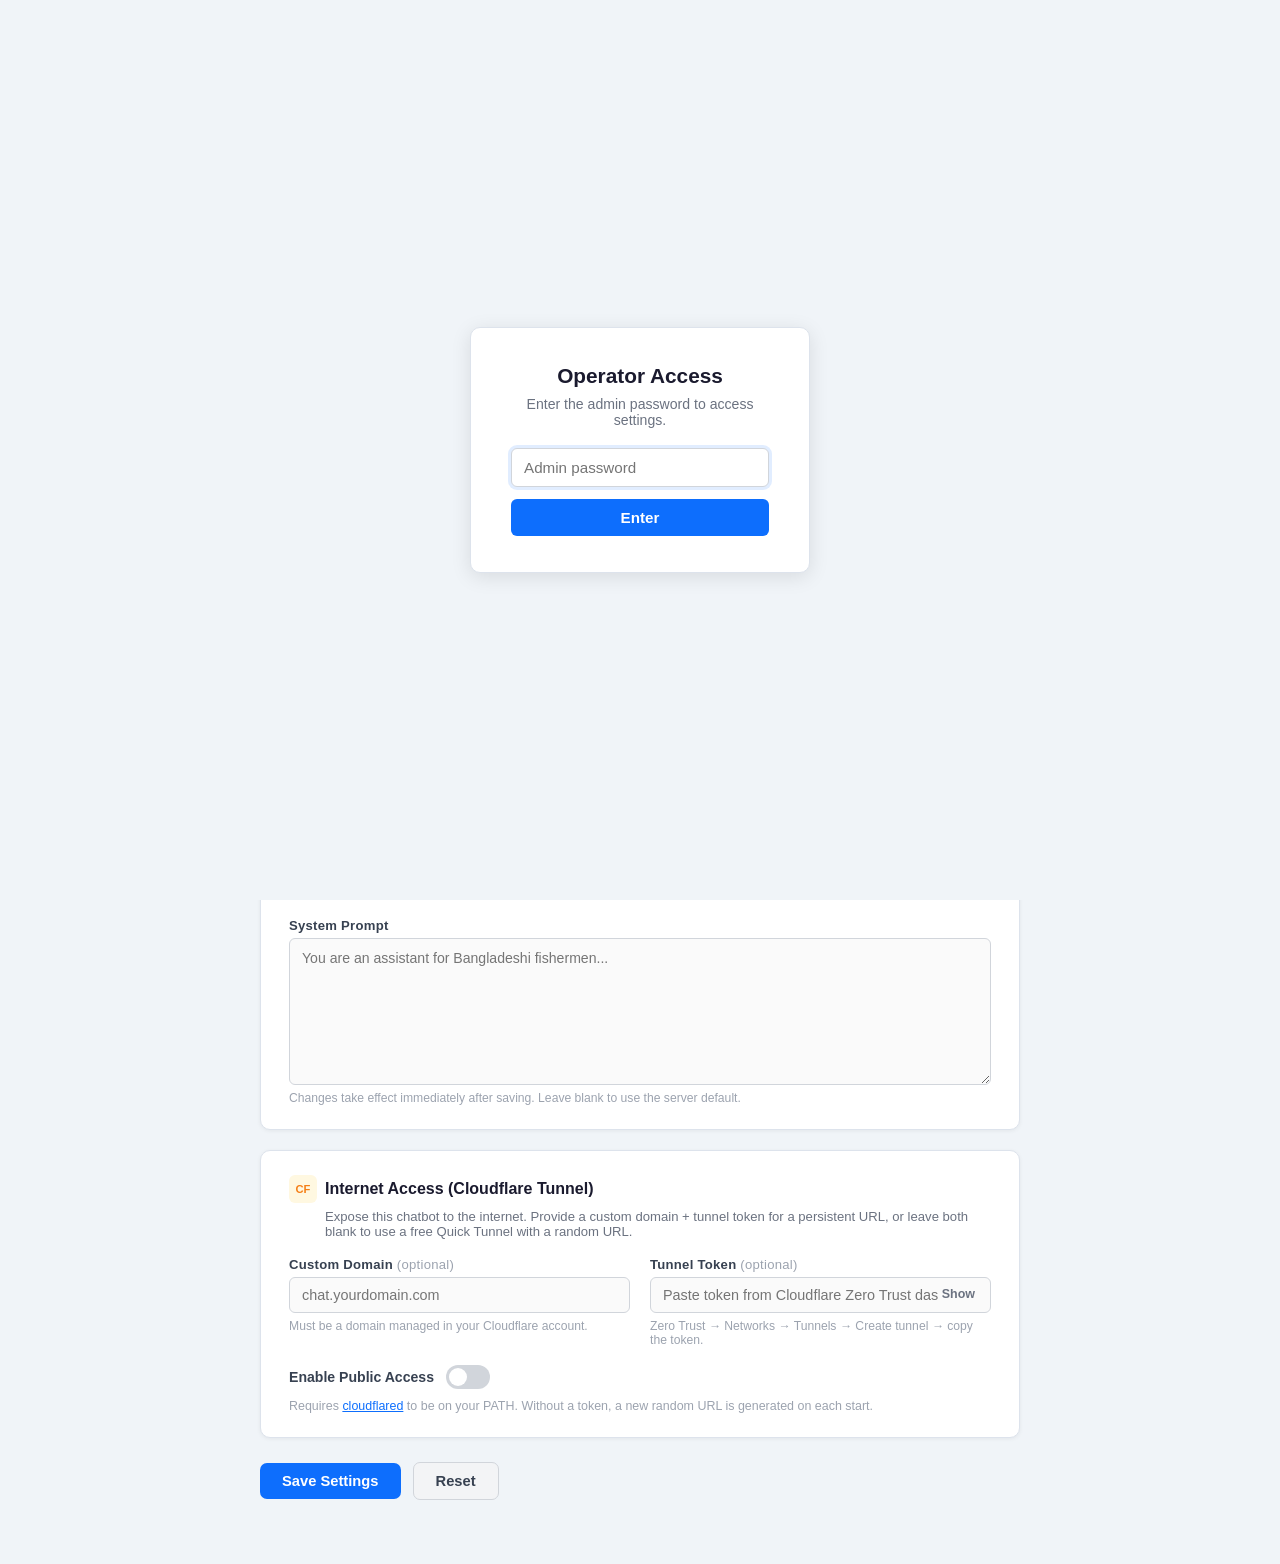
<file: settings.html>
<!DOCTYPE html>
<html lang="en">
<head>
    <meta charset="UTF-8">
    <meta name="viewport" content="width=device-width, initial-scale=1.0">
    <title>Settings – Fisherfolk Chatbot</title>
    <style>
        *, *::before, *::after { box-sizing: border-box; margin: 0; padding: 0; }

        body {
            font-family: Arial, sans-serif;
            background: #f0f4f8;
            color: #333;
            min-height: 100vh;
            padding: 32px 16px 64px;
        }

        .page-header {
            max-width: 760px;
            margin: 0 auto 28px;
            display: flex;
            align-items: center;
            gap: 16px;
        }

        .page-header a {
            font-size: 0.85em;
            color: #0d6efd;
            text-decoration: none;
            white-space: nowrap;
        }

        .page-header a:hover { text-decoration: underline; }

        h1 {
            font-size: 1.6em;
            color: #1a1a2e;
            flex: 1;
        }

        .card {
            background: #fff;
            border: 1px solid #dde3ec;
            border-radius: 10px;
            padding: 24px 28px;
            max-width: 760px;
            margin: 0 auto 20px;
            box-shadow: 0 1px 4px rgba(0,0,0,0.06);
        }

        .card-title {
            font-size: 1em;
            font-weight: 700;
            color: #1a1a2e;
            margin-bottom: 6px;
            display: flex;
            align-items: center;
            gap: 8px;
        }

        .card-title .icon {
            width: 28px;
            height: 28px;
            border-radius: 6px;
            display: flex;
            align-items: center;
            justify-content: center;
            font-size: 0.7em;
            font-weight: 700;
            letter-spacing: 0;
        }

        .icon-neo4j  { background: #e8f5e9; color: #2e7d32; }
        .icon-ollama { background: #e3f2fd; color: #1565c0; }
        .icon-google { background: #fff3e0; color: #e65100; }
        .icon-cf     { background: #fff8e1; color: #f57f17; }

        .card-desc {
            font-size: 0.82em;
            color: #6b7280;
            margin-bottom: 18px;
            margin-left: 36px;
        }

        /* Neo4j mode toggle */
        .mode-toggle {
            display: flex;
            gap: 0;
            margin-bottom: 16px;
            border: 1px solid #d1d5db;
            border-radius: 7px;
            overflow: hidden;
            width: fit-content;
        }

        .mode-btn {
            padding: 7px 20px;
            border: none;
            background: #f3f4f6;
            color: #374151;
            cursor: pointer;
            font-size: 0.88em;
            font-weight: 600;
            transition: background 0.15s, color 0.15s;
        }

        .mode-btn.active {
            background: #0d6efd;
            color: #fff;
        }

        .field-grid {
            display: grid;
            grid-template-columns: 1fr 1fr;
            gap: 14px 20px;
        }

        .field-grid.full { grid-template-columns: 1fr; }

        .field-group { display: flex; flex-direction: column; gap: 5px; }

        label {
            font-size: 0.82em;
            font-weight: 600;
            color: #374151;
            letter-spacing: 0.02em;
        }

        label .required { color: #ef4444; margin-left: 2px; }

        input[type="text"],
        input[type="password"],
        input[type="url"] {
            padding: 9px 12px;
            border: 1px solid #d1d5db;
            border-radius: 6px;
            font-size: 0.9em;
            color: #111;
            background: #fafafa;
            transition: border-color 0.15s, box-shadow 0.15s;
            width: 100%;
        }

        input:focus {
            outline: none;
            border-color: #0d6efd;
            box-shadow: 0 0 0 3px rgba(13,110,253,0.12);
            background: #fff;
        }

        .input-wrapper {
            position: relative;
            display: flex;
            align-items: center;
        }

        .input-wrapper input { padding-right: 52px; }

        .toggle-eye {
            position: absolute;
            right: 10px;
            background: none;
            border: none;
            cursor: pointer;
            color: #6b7280;
            padding: 4px 6px;
            font-size: 0.78em;
            font-weight: 600;
            line-height: 1;
        }

        .toggle-eye:hover { color: #0d6efd; }

        textarea {
            padding: 9px 12px;
            border: 1px solid #d1d5db;
            border-radius: 6px;
            font-size: 0.88em;
            color: #111;
            background: #fafafa;
            transition: border-color 0.15s, box-shadow 0.15s;
            width: 100%;
            resize: vertical;
            min-height: 120px;
            font-family: Arial, sans-serif;
            line-height: 1.5;
        }

        textarea:focus {
            outline: none;
            border-color: #0d6efd;
            box-shadow: 0 0 0 3px rgba(13,110,253,0.12);
            background: #fff;
        }

        .hint {
            font-size: 0.76em;
            color: #9ca3af;
            margin-top: 1px;
        }

        .actions {
            max-width: 760px;
            margin: 24px auto 0;
            display: flex;
            align-items: center;
            gap: 12px;
            flex-wrap: wrap;
        }

        .btn {
            padding: 10px 22px;
            border: none;
            border-radius: 7px;
            cursor: pointer;
            font-size: 0.92em;
            font-weight: 600;
            transition: background 0.15s, transform 0.1s;
        }

        .btn:active { transform: scale(0.97); }

        .btn-save {
            background: #0d6efd;
            color: #fff;
        }

        .btn-save:hover { background: #0b5ed7; }

        .btn-reset {
            background: #f3f4f6;
            color: #374151;
            border: 1px solid #d1d5db;
        }

        .btn-reset:hover { background: #e5e7eb; }

        #status-msg {
            font-size: 0.87em;
            padding: 8px 14px;
            border-radius: 6px;
            display: none;
        }

        #status-msg.success {
            background: #d1fae5;
            color: #065f46;
            border: 1px solid #6ee7b7;
        }

        #status-msg.error {
            background: #fee2e2;
            color: #991b1b;
            border: 1px solid #fca5a5;
        }

        /* Cloudflare Tunnel toggle */
        .tunnel-toggle-row {
            display: flex;
            align-items: center;
            gap: 12px;
            margin-top: 16px;
        }

        .tunnel-toggle-label {
            font-size: 0.88em;
            font-weight: 600;
            color: #374151;
        }

        .switch {
            position: relative;
            display: inline-block;
            width: 44px;
            height: 24px;
        }

        .switch input { opacity: 0; width: 0; height: 0; }

        .slider {
            position: absolute;
            cursor: pointer;
            inset: 0;
            background: #d1d5db;
            border-radius: 24px;
            transition: background 0.2s;
        }

        .slider::before {
            content: '';
            position: absolute;
            width: 18px;
            height: 18px;
            left: 3px;
            bottom: 3px;
            background: #fff;
            border-radius: 50%;
            transition: transform 0.2s;
        }

        input:checked + .slider { background: #0d6efd; }
        input:checked + .slider::before { transform: translateX(20px); }

        .tunnel-status {
            margin-top: 12px;
            padding: 10px 14px;
            background: #f8f9fa;
            border: 1px solid #e0e0e0;
            border-radius: 6px;
        }

        .tunnel-status-text {
            font-size: 0.88em;
            font-weight: 600;
        }

        .tunnel-status-text.starting { color: #b45309; }
        .tunnel-status-text.active   { color: #065f46; }
        .tunnel-status-text.error    { color: #991b1b; }

        .tunnel-url-row {
            display: flex;
            gap: 8px;
            margin-top: 8px;
            align-items: center;
        }

        .tunnel-url-row input {
            flex: 1;
            font-family: monospace;
            font-size: 0.85em;
            background: #fff;
        }

        .btn-copy {
            padding: 6px 14px;
            background: #0d6efd;
            color: #fff;
            border: none;
            border-radius: 6px;
            cursor: pointer;
            font-size: 0.85em;
            font-weight: 600;
            white-space: nowrap;
        }

        .btn-copy:hover { background: #0b5ed7; }

        .tunnel-install-hint {
            font-size: 0.78em;
            color: #9ca3af;
            margin-top: 10px;
        }

        .tunnel-install-hint a { color: #0d6efd; }

        @media (max-width: 540px) {
            .field-grid { grid-template-columns: 1fr; }
            .card { padding: 18px 16px; }
        }
    </style>
</head>
<body>

<!-- Password gate -->
<div id="auth-gate" style="position:fixed;inset:0;background:#f0f4f8;display:flex;align-items:center;justify-content:center;z-index:9999;">
    <div style="background:#fff;border:1px solid #dde3ec;border-radius:10px;padding:36px 40px;width:340px;box-shadow:0 4px 20px rgba(0,0,0,0.1);text-align:center;">
        <h2 style="color:#1a1a2e;margin:0 0 8px;font-size:1.3em;">Operator Access</h2>
        <p style="color:#6b7280;font-size:0.88em;margin:0 0 20px;">Enter the admin password to access settings.</p>
        <input type="password" id="auth-input" placeholder="Admin password"
               style="width:100%;padding:10px 12px;border:1px solid #d1d5db;border-radius:6px;font-size:0.95em;margin-bottom:12px;box-sizing:border-box;"
               onkeydown="if(event.key==='Enter') verifyAdminPassword()">
        <button onclick="verifyAdminPassword()"
                style="width:100%;padding:10px;background:#0d6efd;color:#fff;border:none;border-radius:6px;font-size:0.95em;font-weight:600;cursor:pointer;">
            Enter
        </button>
        <p id="auth-error" style="color:#ef4444;font-size:0.85em;margin-top:10px;display:none;">Incorrect password. Please try again.</p>
    </div>
</div>

<div class="page-header">
    <h1>Settings</h1>
    <a href="index.html">&larr; Back to Chat</a>
    <a href="admin.html">Admin Dashboard</a>
</div>

<!-- Neo4j -->
<div class="card">
    <div class="card-title">
        <span class="icon icon-neo4j">DB</span>
        Neo4j Graph Database
    </div>
    <p class="card-desc">Connection details for the knowledge graph database.</p>

    <div class="mode-toggle">
        <button id="neo4j-mode-local" class="mode-btn active" type="button" onclick="setNeo4jMode('local')">Local</button>
        <button id="neo4j-mode-cloud" class="mode-btn"        type="button" onclick="setNeo4jMode('cloud')">Cloud</button>
    </div>

    <!-- Local fields -->
    <div id="neo4j-local-fields">
        <div class="field-grid">
            <div class="field-group">
                <label for="neo4j-uri">Bolt URI <span class="required">*</span></label>
                <input type="text" id="neo4j-uri" placeholder="bolt://localhost:7687">
            </div>
            <div class="field-group">
                <label for="neo4j-user">Username <span class="required">*</span></label>
                <input type="text" id="neo4j-user" placeholder="neo4j">
            </div>
            <div class="field-group" style="grid-column: 1 / -1;">
                <label for="neo4j-password">Password <span class="required">*</span></label>
                <div class="input-wrapper">
                    <input type="password" id="neo4j-password" placeholder="Enter Neo4j password">
                    <button class="toggle-eye" type="button" onclick="toggleVis('neo4j-password', this)" title="Show">Show</button>
                </div>
            </div>
        </div>
    </div>

    <!-- Cloud fields -->
    <div id="neo4j-cloud-fields" style="display:none">
        <div class="field-grid">
            <div class="field-group" style="grid-column: 1 / -1;">
                <label for="neo4j-cloud-uri">Connection URI <span class="required">*</span></label>
                <input type="text" id="neo4j-cloud-uri" placeholder="neo4j+s://xxxxxxxx.databases.neo4j.io">
                <span class="hint">Use the <code>neo4j+s://</code> URI from your Aura or cloud instance.</span>
            </div>
            <div class="field-group">
                <label for="neo4j-cloud-user">Username <span class="required">*</span></label>
                <input type="text" id="neo4j-cloud-user" placeholder="neo4j">
            </div>
            <div class="field-group">
                <label for="neo4j-cloud-password">Password <span class="required">*</span></label>
                <div class="input-wrapper">
                    <input type="password" id="neo4j-cloud-password" placeholder="Enter cloud password">
                    <button class="toggle-eye" type="button" onclick="toggleVis('neo4j-cloud-password', this)" title="Show">Show</button>
                </div>
            </div>
        </div>
    </div>
</div>

<!-- Ollama -->
<div class="card">
    <div class="card-title">
        <span class="icon icon-ollama">AI</span>
        Ollama LLM
    </div>
    <p class="card-desc">Local language model endpoint and model selection.</p>
    <div class="field-grid">
        <div class="field-group">
            <label for="ollama-url">API URL <span class="required">*</span></label>
            <input type="url" id="ollama-url" placeholder="http://localhost:11434/api/chat">
        </div>
        <div class="field-group">
            <label for="model-name">Model Name <span class="required">*</span></label>
            <input type="text" id="model-name" placeholder="gemma3:1b">
            <span class="hint">e.g. gemma3:1b, llama3.2:3b, mistral:7b</span>
        </div>
    </div>
</div>

<!-- Google Cloud -->
<div class="card">
    <div class="card-title">
        <span class="icon icon-google">STT</span>
        Google Cloud Speech-to-Text
    </div>
    <p class="card-desc">Path to your Google Cloud service account JSON key file used for voice transcription.</p>
    <div class="field-grid full">
        <div class="field-group">
            <label for="google-creds-path">Credentials File Path</label>
            <input type="text" id="google-creds-path" placeholder="C:\keys\my-service-account.json or /home/user/keys/sa.json">
            <span class="hint">Leave blank to use the GOOGLE_APPLICATION_CREDENTIALS environment variable.</span>
        </div>
    </div>
</div>

<!-- System Prompt -->
<div class="card">
    <div class="card-title">
        <span class="icon icon-ollama">SYS</span>
        Chatbot System Prompt
    </div>
    <p class="card-desc">Instructions that define how the chatbot behaves. This is sent to the model before every conversation.</p>
    <div class="field-grid full">
        <div class="field-group">
            <label for="system-prompt">System Prompt</label>
            <textarea id="system-prompt" rows="6" placeholder="You are an assistant for Bangladeshi fishermen..."></textarea>
            <span class="hint">Changes take effect immediately after saving. Leave blank to use the server default.</span>
        </div>
    </div>
</div>

<!-- Cloudflare Tunnel -->
<div class="card">
    <div class="card-title">
        <span class="icon icon-cf">CF</span>
        Internet Access (Cloudflare Tunnel)
    </div>
    <p class="card-desc">Expose this chatbot to the internet. Provide a custom domain + tunnel token for a persistent URL, or leave both blank to use a free Quick Tunnel with a random URL.</p>

    <!-- Named tunnel config (saved via Save Settings) -->
    <div class="field-grid" style="margin-bottom: 18px;">
        <div class="field-group">
            <label for="tunnel-hostname">Custom Domain <span style="font-weight:400;color:#9ca3af">(optional)</span></label>
            <input type="text" id="tunnel-hostname" placeholder="chat.yourdomain.com">
            <span class="hint">Must be a domain managed in your Cloudflare account.</span>
        </div>
        <div class="field-group">
            <label for="tunnel-token">Tunnel Token <span style="font-weight:400;color:#9ca3af">(optional)</span></label>
            <div class="input-wrapper">
                <input type="password" id="tunnel-token" placeholder="Paste token from Cloudflare Zero Trust dashboard">
                <button class="toggle-eye" type="button" onclick="toggleVis('tunnel-token', this)" title="Show">Show</button>
            </div>
            <span class="hint">Zero Trust → Networks → Tunnels → Create tunnel → copy the token.</span>
        </div>
    </div>

    <!-- Live toggle -->
    <div class="tunnel-toggle-row">
        <span class="tunnel-toggle-label">Enable Public Access</span>
        <label class="switch">
            <input type="checkbox" id="tunnel-toggle" onchange="toggleTunnel(this.checked)">
            <span class="slider"></span>
        </label>
    </div>
    <div id="tunnel-status" class="tunnel-status" style="display:none">
        <div id="tunnel-status-text" class="tunnel-status-text starting">Starting tunnel&hellip;</div>
        <div id="tunnel-url-row" class="tunnel-url-row" style="display:none">
            <input type="text" id="tunnel-url" readonly placeholder="https://…">
            <button class="btn-copy" onclick="copyTunnelUrl()">Copy</button>
        </div>
    </div>
    <p class="tunnel-install-hint">
        Requires <a href="https://developers.cloudflare.com/cloudflare-one/connections/connect-networks/downloads/" target="_blank" rel="noopener">cloudflared</a> to be on your PATH.
        <span id="tunnel-mode-hint">Without a token, a new random URL is generated on each start.</span>
    </p>
</div>

<div class="actions">
    <button class="btn btn-save" onclick="saveSettings()">Save Settings</button>
    <button class="btn btn-reset" onclick="loadSettings()">Reset</button>
    <span id="status-msg"></span>
</div>

<script>
    const API = window.location.origin === 'null' ? 'http://localhost:8000' : window.location.origin;
    const ADMIN_PW_KEY = 'fishermanAdminPw';

    function getAdminPw() { return sessionStorage.getItem(ADMIN_PW_KEY) || ''; }
    function adminH(extra = {}) { return { 'X-Admin-Password': getAdminPw(), ...extra }; }

    async function verifyAdminPassword() {
        const pw = document.getElementById('auth-input').value;
        if (!pw) return;
        try {
            const res = await fetch(`${API}/admin/verify`, { method: 'POST', headers: { 'X-Admin-Password': pw } });
            if (res.ok) {
                sessionStorage.setItem(ADMIN_PW_KEY, pw);
                document.getElementById('auth-gate').style.display = 'none';
                initPage();
            } else {
                document.getElementById('auth-error').style.display = 'block';
            }
        } catch {
            document.getElementById('auth-error').textContent = 'Could not reach server.';
            document.getElementById('auth-error').style.display = 'block';
        }
    }

    function initPage() {
        loadSettings();
        loadTunnelStatus();
    }

    // On load: verify any stored password, else show gate
    (async () => {
        const stored = sessionStorage.getItem(ADMIN_PW_KEY);
        if (stored) {
            const res = await fetch(`${API}/admin/verify`, { method: 'POST', headers: { 'X-Admin-Password': stored } }).catch(() => null);
            if (res && res.ok) { document.getElementById('auth-gate').style.display = 'none'; initPage(); return; }
        }
        document.getElementById('auth-input').focus();
    })();

    function setNeo4jMode(mode) {
        document.getElementById('neo4j-mode-local').classList.toggle('active', mode === 'local');
        document.getElementById('neo4j-mode-cloud').classList.toggle('active', mode === 'cloud');
        document.getElementById('neo4j-local-fields').style.display = mode === 'local' ? '' : 'none';
        document.getElementById('neo4j-cloud-fields').style.display = mode === 'cloud' ? '' : 'none';
    }

    async function loadSettings() {
        try {
            const res = await fetch(`${API}/settings`, { headers: adminH() });
            if (!res.ok) throw new Error(await res.text());
            const s = await res.json();
            setNeo4jMode(s.neo4j_mode || 'local');
            document.getElementById('neo4j-uri').value            = s.neo4j_uri            || '';
            document.getElementById('neo4j-user').value           = s.neo4j_user           || '';
            document.getElementById('neo4j-password').value       = s.neo4j_password       || '';
            document.getElementById('neo4j-cloud-uri').value      = s.neo4j_cloud_uri      || '';
            document.getElementById('neo4j-cloud-user').value     = s.neo4j_cloud_user     || '';
            document.getElementById('neo4j-cloud-password').value = s.neo4j_cloud_password || '';
            document.getElementById('ollama-url').value           = s.ollama_url           || '';
            document.getElementById('model-name').value           = s.model_name           || '';
            document.getElementById('tunnel-hostname').value      = s.tunnel_hostname      || '';
            document.getElementById('tunnel-token').value         = s.tunnel_token         || '';
            document.getElementById('google-creds-path').value    = s.google_creds_path    || '';
            document.getElementById('system-prompt').value        = s.system_prompt        || '';
            _updateTunnelModeHint();
        } catch (e) {
            showStatus('Failed to load settings: ' + e.message, 'error');
        }
    }

    async function saveSettings() {
        const neo4jMode = document.getElementById('neo4j-mode-cloud').classList.contains('active') ? 'cloud' : 'local';
        const payload = {
            neo4j_mode:           neo4jMode,
            neo4j_uri:            document.getElementById('neo4j-uri').value.trim(),
            neo4j_user:           document.getElementById('neo4j-user').value.trim(),
            neo4j_password:       document.getElementById('neo4j-password').value,
            neo4j_cloud_uri:      document.getElementById('neo4j-cloud-uri').value.trim(),
            neo4j_cloud_user:     document.getElementById('neo4j-cloud-user').value.trim(),
            neo4j_cloud_password: document.getElementById('neo4j-cloud-password').value,
            ollama_url:           document.getElementById('ollama-url').value.trim(),
            model_name:           document.getElementById('model-name').value.trim(),
            tunnel_hostname:      document.getElementById('tunnel-hostname').value.trim(),
            tunnel_token:         document.getElementById('tunnel-token').value.trim(),
            google_creds_path:    document.getElementById('google-creds-path').value.trim(),
            system_prompt:        document.getElementById('system-prompt').value.trim(),
        };

        if (neo4jMode === 'local') {
            if (!payload.neo4j_uri || !payload.neo4j_user || !payload.neo4j_password) {
                showStatus('Local Neo4j URI, username and password are required.', 'error');
                return;
            }
        } else {
            if (!payload.neo4j_cloud_uri || !payload.neo4j_cloud_user || !payload.neo4j_cloud_password) {
                showStatus('Cloud Neo4j URI, username and password are required.', 'error');
                return;
            }
        }
        if (!payload.ollama_url || !payload.model_name) {
            showStatus('Ollama URL and model name are required.', 'error');
            return;
        }

        try {
            const res = await fetch(`${API}/settings`, {
                method:  'POST',
                headers: adminH({ 'Content-Type': 'application/json' }),
                body:    JSON.stringify(payload),
            });
            if (!res.ok) {
                const err = await res.json().catch(() => ({ detail: res.statusText }));
                throw new Error(err.detail || res.statusText);
            }
            showStatus('Settings saved successfully.', 'success');
        } catch (e) {
            showStatus('Save failed: ' + e.message, 'error');
        }
    }

    function showStatus(msg, type) {
        const el = document.getElementById('status-msg');
        el.textContent = msg;
        el.className = type;
        el.style.display = 'inline-block';
        if (type === 'success') {
            setTimeout(() => { el.style.display = 'none'; }, 4000);
        }
    }

    function toggleVis(inputId, btn) {
        const el = document.getElementById(inputId);
        if (el.type === 'password') {
            el.type = 'text';
            btn.title = 'Hide';
            btn.textContent = 'Hide';
        } else {
            el.type = 'password';
            btn.title = 'Show';
            btn.textContent = 'Show';
        }
    }

    // ---- Cloudflare Tunnel ----
    let _tunnelPollTimer = null;

    function _updateTunnelModeHint() {
        const hasToken = document.getElementById('tunnel-token').value.trim().length > 0;
        const hint = document.getElementById('tunnel-mode-hint');
        hint.textContent = hasToken
            ? 'Named tunnel mode: using your custom domain with a persistent URL.'
            : 'Quick tunnel mode: a new random URL is generated on each start.';
    }

    document.getElementById('tunnel-token').addEventListener('input', _updateTunnelModeHint);

    async function loadTunnelStatus() {
        try {
            const res = await fetch(`${API}/tunnel/status`);
            if (!res.ok) return;
            const data = await res.json();
            const toggle = document.getElementById('tunnel-toggle');
            toggle.checked = data.running;
            if (data.running) {
                document.getElementById('tunnel-status').style.display = 'block';
                if (data.url) {
                    _showTunnelUrl(data.url, data.mode);
                } else {
                    _setTunnelStatusText('Starting tunnel…', 'starting');
                    _pollTunnelUrl();
                }
            }
        } catch (_) {}
    }

    async function toggleTunnel(enabled) {
        const toggle = document.getElementById('tunnel-toggle');
        toggle.disabled = true;
        clearInterval(_tunnelPollTimer);

        if (enabled) {
            document.getElementById('tunnel-status').style.display = 'block';
            document.getElementById('tunnel-url-row').style.display = 'none';
            _setTunnelStatusText('Starting tunnel…', 'starting');
            try {
                const res = await fetch(`${API}/tunnel/start`, { method: 'POST' });
                const data = await res.json();
                if (!res.ok) throw new Error(data.detail || res.statusText);
                if (data.url) {
                    _showTunnelUrl(data.url, data.mode);
                } else {
                    _setTunnelStatusText('Waiting for URL…', 'starting');
                    _pollTunnelUrl();
                }
            } catch (e) {
                _setTunnelStatusText('Error: ' + e.message, 'error');
                toggle.checked = false;
            }
        } else {
            try { await fetch(`${API}/tunnel/stop`, { method: 'POST' }); } catch (_) {}
            document.getElementById('tunnel-status').style.display = 'none';
            document.getElementById('tunnel-url-row').style.display = 'none';
        }
        toggle.disabled = false;
    }

    function _pollTunnelUrl() {
        _tunnelPollTimer = setInterval(async () => {
            try {
                const res = await fetch(`${API}/tunnel/status`);
                const data = await res.json();
                if (data.url) {
                    clearInterval(_tunnelPollTimer);
                    _showTunnelUrl(data.url, data.mode);
                } else if (!data.running) {
                    clearInterval(_tunnelPollTimer);
                    _setTunnelStatusText('Tunnel stopped unexpectedly.', 'error');
                    document.getElementById('tunnel-toggle').checked = false;
                }
            } catch (_) {}
        }, 1000);
    }

    function _showTunnelUrl(url, mode) {
        const label = mode === 'named' ? 'Named tunnel active – your custom domain is live' : 'Quick tunnel active – share the URL below';
        _setTunnelStatusText(label, 'active');
        document.getElementById('tunnel-url').value = url;
        document.getElementById('tunnel-url-row').style.display = 'flex';
    }

    function _setTunnelStatusText(msg, type) {
        const el = document.getElementById('tunnel-status-text');
        el.textContent = msg;
        el.className = 'tunnel-status-text ' + type;
    }

    function copyTunnelUrl() {
        const url = document.getElementById('tunnel-url').value;
        if (!url) return;
        navigator.clipboard.writeText(url).then(() => {
            const btn = document.querySelector('.btn-copy');
            btn.textContent = 'Copied!';
            setTimeout(() => { btn.textContent = 'Copy'; }, 2000);
        });
    }
</script>
</body>
</html>
</file>
<file: css/styles.css>
/* Global Styles */
:root {
    --primary-color: #1a73e8;
    --primary-light: #4285f4;
    --primary-dark: #0d47a1;
    --secondary-color: #34a853;
    --accent-color: #00b8d4;
    --danger-color: #ea4335;
    --text-color: #202124;
    --text-secondary: #5f6368;
    --background-color: #ffffff;
    --background-secondary: #f1f3f4;
    --border-color: #dadce0;
    --shadow-color: rgba(60, 64, 67, 0.15);
    --animation-duration: 0.3s;
    --border-radius: 8px;
    --transition-standard: all 0.3s cubic-bezier(0.4, 0, 0.2, 1);
}

:root.dark {
    --background-color: #121212;
    --background-secondary: #1e1e1e;
    --text-color: #e8eaed;
    --text-secondary: #9aa0a6;
    --border-color: #333;
}

* {
    margin: 0;
    padding: 0;
    box-sizing: border-box;
    font-family: 'Open Sans', sans-serif;
}

body {
    background-color: var(--background-secondary);
    color: var(--text-color);
    line-height: 1.6;
    font-size: 16px;
}

h1, h2, h3, h4, h5, h6 {
    font-family: 'Montserrat', sans-serif;
    font-weight: 600;
    letter-spacing: -0.02em;
}

.hidden {
    display: none !important;
}

.container {
    display: flex;
    justify-content: center;
    align-items: center;
    min-height: 100vh;
    min-height: 100dvh;
    padding: 20px;
    background: linear-gradient(135deg, rgba(26, 115, 232, 0.05) 0%, rgba(0, 184, 212, 0.05) 100%);
}

/* Button Styles */
.btn-primary {
    background: linear-gradient(135deg, var(--primary-color), var(--primary-dark));
    color: white;
    border: none;
    border-radius: var(--border-radius);
    padding: 12px 24px;
    font-size: 16px;
    font-weight: 600;
    cursor: pointer;
    transition: var(--transition-standard);
    box-shadow: 0 2px 5px rgba(0, 0, 0, 0.1);
    position: relative;
    overflow: hidden;
}

.btn-primary:hover {
    transform: translateY(-2px);
    box-shadow: 0 4px 8px rgba(0, 0, 0, 0.15);
}

.btn-primary:active {
    transform: translateY(0);
}

.btn-primary::after {
    content: '';
    position: absolute;
    top: 50%;
    left: 50%;
    width: 5px;
    height: 5px;
    background: rgba(255, 255, 255, 0.5);
    opacity: 0;
    border-radius: 100%;
    transform: scale(1, 1) translate(-50%, -50%);
    transform-origin: 50% 50%;
}

.btn-primary:focus:not(:active)::after {
    animation: ripple 1s ease-out;
}

@keyframes ripple {
    0% {
        transform: scale(0, 0);
        opacity: 0.5;
    }
    20% {
        transform: scale(25, 25);
        opacity: 0.5;
    }
    100% {
        opacity: 0;
        transform: scale(40, 40);
    }
}

.btn-secondary {
    background-color: var(--background-secondary);
    color: var(--text-color);
    border: 1px solid var(--border-color);
    border-radius: var(--border-radius);
    padding: 12px 24px;
    font-size: 16px;
    font-weight: 500;
    cursor: pointer;
    transition: var(--transition-standard);
}

.btn-secondary:hover {
    background-color: var(--border-color);
    transform: translateY(-2px);
}

/* Form Styles */
.form-container {
    background-color: var(--background-color);
    border-radius: var(--border-radius);
    box-shadow: 0 8px 24px var(--shadow-color);
    padding: 40px;
    width: 100%;
    max-width: 450px;
    animation: fadeIn 0.5s ease;
    transform: translateZ(0);
    backface-visibility: hidden;
}

@keyframes fadeIn {
    from { opacity: 0; transform: translateY(-20px); }
    to { opacity: 1; transform: translateY(0); }
}

.logo {
    display: flex;
    flex-direction: column;
    align-items: center;
    margin-bottom: 30px;
}

.logo img {
    width: 80px;
    height: 80px;
    margin-bottom: 10px;
    filter: drop-shadow(0 2px 4px rgba(0, 0, 0, 0.1));
    transition: var(--transition-standard);
}

.logo img:hover {
    transform: scale(1.05);
}

.logo h1 {
    font-size: 28px;
    font-weight: 700;
    color: var(--primary-color);
    text-align: center;
    margin-bottom: 5px;
}

h2 {
    font-size: 24px;
    margin-bottom: 24px;
    text-align: center;
    color: var(--text-color);
}

.form-group {
    margin-bottom: 20px;
    position: relative;
}

label {
    display: block;
    margin-bottom: 8px;
    font-weight: 500;
    color: var(--text-color);
    font-size: 14px;
    transition: var(--transition-standard);
}

input[type="text"],
input[type="password"],
textarea,
select {
    width: 100%;
    padding: 12px 16px;
    border: 1px solid var(--border-color);
    border-radius: var(--border-radius);
    font-size: 16px;
    transition: var(--transition-standard);
    background-color: rgba(255, 255, 255, 0.8);
    color: var(--text-color);
}

input[type="text"]:focus,
input[type="password"]:focus,
textarea:focus,
select:focus {
    border-color: var(--primary-color);
    outline: none;
    box-shadow: 0 0 0 3px rgba(26, 115, 232, 0.2);
    background-color: white;
}

:root.dark input[type="text"]:focus,
:root.dark input[type="password"]:focus,
:root.dark textarea:focus,
:root.dark select:focus {
    background-color: #202124;
}

.toggle-password {
    position: absolute;
    right: 16px;
    top: 42px;
    cursor: pointer;
    color: var(--text-secondary);
    transition: var(--transition-standard);
}

.toggle-password:hover {
    color: var(--primary-color);
}

.form-footer {
    margin-top: 24px;
    text-align: center;
    color: var(--text-secondary);
    font-size: 15px;
}

.form-footer a {
    color: var(--primary-color);
    text-decoration: none;
    font-weight: 600;
    transition: var(--transition-standard);
}

.form-footer a:hover {
    color: var(--primary-dark);
    text-decoration: underline;
}

/* Chat Interface Styles */
.chat-container {
    display: flex;
    height: 100vh;
    height: 100dvh;
    width: 100%;
    overflow: hidden;
    background: linear-gradient(135deg, rgba(26, 115, 232, 0.03) 0%, rgba(0, 184, 212, 0.03) 100%);
    position: relative;
}

.sidebar {
    width: 300px;
    background-color: var(--background-color);
    border-right: 1px solid var(--border-color);
    display: flex;
    flex-direction: column;
    transition: var(--transition-standard);
    box-shadow: 2px 0 10px rgba(0, 0, 0, 0.05);
}

.sidebar-toggle {
    display: none;
}

.lang-switcher {
    position: fixed;
    top: 15px;
    right: 15px;
    z-index: 90;
    display: flex;
    align-items: center;
    gap: 6px;
    background: var(--background-color);
    border: 1px solid var(--border-color);
    border-radius: 20px;
    padding: 6px 12px;
    box-shadow: 0 2px 8px var(--shadow-color);
}

.lang-switcher i {
    color: var(--text-secondary);
    font-size: 13px;
}

.lang-switcher select {
    width: auto;
    padding: 0;
    border: none;
    background-color: transparent;
    color: var(--text-color);
    font-size: 13px;
    font-weight: 500;
    cursor: pointer;
    outline: none;
}

.lang-switcher select:focus {
    box-shadow: none;
}

.sidebar-header {
    padding: 16px;
    border-bottom: 1px solid var(--border-color);
    background: linear-gradient(to right, rgba(26, 115, 232, 0.05), transparent);
}

.sidebar-header .logo {
    margin-bottom: 16px;
}

.sidebar-header .logo img {
    width: 40px;
    height: 40px;
    transition: var(--transition-standard);
}

.sidebar-header .logo img:hover {
    transform: rotate(5deg);
}

.sidebar-header .logo h2 {
    font-size: 18px;
    margin-bottom: 0;
}

.new-chat-btn {
    width: 100%;
    padding: 10px;
    background: linear-gradient(135deg, var(--primary-color), var(--primary-dark));
    color: white;
    border: none;
    border-radius: var(--border-radius);
    font-size: 14px;
    font-weight: 500;
    cursor: pointer;
    display: flex;
    align-items: center;
    justify-content: center;
    gap: 8px;
    transition: var(--transition-standard);
    box-shadow: 0 2px 4px rgba(0, 0, 0, 0.1);
}

.new-chat-btn:hover {
    transform: translateY(-2px);
    box-shadow: 0 4px 8px rgba(0, 0, 0, 0.15);
}

.search-container {
    padding: 16px;
    border-bottom: 1px solid var(--border-color);
}

.search-box {
    display: flex;
    align-items: center;
    background-color: var(--background-secondary);
    border-radius: var(--border-radius);
    padding: 8px 12px;
    transition: var(--transition-standard);
}

.search-box:focus-within {
    box-shadow: 0 0 0 2px rgba(26, 115, 232, 0.2);
}

.search-box i {
    color: var(--text-secondary);
    margin-right: 8px;
}

.search-box input {
    background: transparent;
    border: none;
    width: 100%;
    font-size: 14px;
    color: var(--text-color);
}

.search-box input:focus {
    outline: none;
}

.chat-history {
    flex: 1;
    overflow-y: auto;
    padding: 16px;
}

.chat-item {
    padding: 12px;
    border-radius: var(--border-radius);
    margin-bottom: 8px;
    cursor: pointer;
    transition: var(--transition-standard);
    display: flex;
    align-items: center;
    position: relative;
}

.chat-item:hover {
    background-color: var(--background-secondary);
    
}

.chat-item.active {
    background-color: rgba(26, 115, 232, 0.1);
    border-left: 3px solid var(--primary-color);
}

.chat-item i {
    margin-right: 12px;
    color: var(--primary-color);
}

.chat-item-title {
    font-size: 14px;
    white-space: nowrap;
    overflow: hidden;
    text-overflow: ellipsis;
    flex: 1;      
    min-width: 0;
}

.user-info {
    padding: 16px;
    border-top: 1px solid var(--border-color);
    display: flex;
    align-items: center;
    gap: 8px;
}

.user-avatar {
    width: 36px;
    height: 36px;
    border-radius: 50%;
    background: linear-gradient(135deg, var(--primary-color), var(--primary-dark));
    display: flex;
    align-items: center;
    justify-content: center;
    margin-right: 4px;
    transition: var(--transition-standard);
}

.user-avatar:hover {
    transform: scale(1.1);
}

.user-avatar i {
    color: white;
}

.user-name {
    flex: 1;
    font-weight: 500;
}

.dark-toggle,
.logout-btn {
    background: none;
    border: none;
    color: var(--text-secondary);
    cursor: pointer;
    font-size: 16px;
    transition: var(--transition-standard);
    padding: 4px;
}

.dark-toggle:hover {
    color: var(--primary-color);
    transform: scale(1.1);
}

.logout-btn:hover {
    color: var(--danger-color);
    transform: translateX(2px);
}

.main-chat {
    flex: 1;
    display: flex;
    flex-direction: column;
    background-color: var(--background-secondary);
    min-height: 0;
}

.chat-messages {
    flex: 1;
    padding: 24px;
    overflow-y: auto;
    display: flex;
    flex-direction: column;
    min-height: 0;
}

.welcome-message {
    text-align: center;
    margin: auto;
    max-width: 600px;
    animation: fadeIn 0.8s ease;
}

.welcome-message h1 {
    color: var(--primary-color);
    margin-bottom: 16px;
    font-size: 32px;
}

.welcome-message p {
    color: var(--text-secondary);
    font-size: 18px;
}

.message {
    margin-bottom: 24px;
    max-width: 80%;
}

.user-message, .bot-message {
    animation: messageAppear 0.3s ease-out;
}

@keyframes messageAppear {
    from {
        opacity: 0;
        transform: translateY(10px);
    }
    to {
        opacity: 1;
        transform: translateY(0);
    }
}

.message.user-message {
    align-self: flex-end;
}

.message.bot-message {
    align-self: flex-start;
}

.message-content {
    padding: 16px;
    border-radius: var(--border-radius);
    position: relative;
    box-shadow: 0 2px 8px rgba(0, 0, 0, 0.08);
}

.user-message .message-content {
    background: linear-gradient(135deg, var(--primary-color), var(--primary-dark));
    color: white;
    border-top-right-radius: 0;
}

.bot-message .message-content {
    background-color: var(--background-color);
    border-top-left-radius: 0;
}

.message-feedback {
    display: flex;
    justify-content: flex-end;
    margin-top: 8px;
    opacity: 1;
    transition: var(--transition-standard);
}

.feedback-btn {
    background: none;
    border: none;
    cursor: pointer;
    padding: 4px;
    margin-left: 8px;
    color: var(--text-secondary);
    transition: var(--transition-standard);
}

.feedback-btn:hover {
    transform: scale(1.2);
}

.feedback-btn.thumbs-up.active {
    color: var(--secondary-color);
    animation: thumbsUp 0.5s ease;
}

.feedback-btn.thumbs-down.active {
    color: var(--danger-color);
    animation: thumbsDown 0.5s ease;
}

@keyframes thumbsUp {
    0% { transform: scale(1); }
    50% { transform: scale(1.5); }
    100% { transform: scale(1); }
}

@keyframes thumbsDown {
    0% { transform: scale(1); }
    50% { transform: scale(1.5); }
    100% { transform: scale(1); }
}

.chat-input-container {
    padding: 16px 24px;
    background-color: var(--background-color);
    border-top: 1px solid var(--border-color);
}

.chat-input-box {
    display: flex;
    align-items: center;
    background-color: var(--background-secondary);
    border-radius: var(--border-radius);
    padding: 8px 16px;
    box-shadow: 0 1px 3px rgba(0, 0, 0, 0.1);
    transition: var(--transition-standard);
    gap: 4px;
}

.chat-input-box:focus-within {
    box-shadow: 0 2px 8px rgba(0, 0, 0, 0.15);
    transform: translateY(-2px);
}

.chat-input-box textarea {
    flex: 1;
    border: none;
    background: transparent;
    resize: none;
    padding: 8px 0;
    max-height: 150px;
    color: var(--text-color);
}

.chat-input-box textarea:focus {
    outline: none;
    box-shadow: none;
}

.voice-btn,
.send-btn,
.export-btn {
    background: none;
    border: none;
    color: var(--text-secondary);
    font-size: 18px;
    cursor: pointer;
    padding: 8px;
    transition: var(--transition-standard);
}

.send-btn {
    color: var(--primary-color);
}

.voice-btn:hover,
.send-btn:hover,
.export-btn:hover {
    transform: scale(1.2);
}

.voice-btn:hover,
.send-btn:hover {
    color: var(--primary-dark);
}

.export-btn:hover {
    color: var(--secondary-color);
}

.voice-btn.recording {
    color: var(--danger-color);
}

.disclaimer {
    margin-top: 12px;
    font-size: 12px;
    color: var(--text-secondary);
    text-align: center;
}

.typing-indicator {
    display: flex;
    align-items: center;
    margin: 10px 0;
}

.typing-indicator span {
    height: 8px;
    width: 8px;
    background-color: var(--text-secondary);
    border-radius: 50%;
    display: inline-block;
    margin-right: 5px;
    animation: typingBounce 1.4s infinite ease-in-out;
}

.typing-indicator span:nth-child(1) {
    animation-delay: 0s;
}

.typing-indicator span:nth-child(2) {
    animation-delay: 0.2s;
}

.typing-indicator span:nth-child(3) {
    animation-delay: 0.4s;
}

@keyframes typingBounce {
    0%, 80%, 100% {
        transform: scale(0.6);
    }
    40% {
        transform: scale(1);
    }
}

/* Popups */
.overlay {
    position: fixed;
    top: 0;
    left: 0;
    right: 0;
    bottom: 0;
    background-color: rgba(0, 0, 0, 0.5);
    z-index: 100;
    animation: fadeIn 0.3s ease;
    backdrop-filter: blur(3px);
}

.feedback-popup,
.voice-popup {
    position: fixed;
    top: 50%;
    left: 50%;
    transform: translate(-50%, -50%);
    z-index: 101;
    animation: scaleIn 0.3s ease;
}

@keyframes scaleIn {
    from { transform: translate(-50%, -50%) scale(0.9); opacity: 0; }
    to { transform: translate(-50%, -50%) scale(1); opacity: 1; }
}

.feedback-content,
.voice-content {
    background-color: var(--background-color);
    border-radius: var(--border-radius);
    padding: 24px;
    width: 100%;
    max-width: 500px;
    box-shadow: 0 8px 24px rgba(0, 0, 0, 0.2);
}

.feedback-content h3,
.voice-content h3 {
    margin-bottom: 16px;
    font-size: 18px;
    color: var(--primary-dark);
}

.feedback-options {
    display: flex;
    flex-direction: column;
    gap: 12px;
    margin-bottom: 16px;
}

.feedback-option {
    display: flex;
    align-items: center;
    cursor: pointer;
    padding: 8px;
    border-radius: var(--border-radius);
    transition: var(--transition-standard);
}

.feedback-option:hover {
    background-color: var(--background-secondary);
}

.feedback-option input {
    margin-right: 12px;
}

#feedback-text {
    width: 100%;
    height: 100px;
    margin-bottom: 16px;
    padding: 12px;
    border: 1px solid var(--border-color);
    border-radius: var(--border-radius);
    resize: none;
    transition: var(--transition-standard);
}

#feedback-text:focus {
    border-color: var(--primary-color);
    outline: none;
    box-shadow: 0 0 0 3px rgba(26, 115, 232, 0.2);
}

.feedback-buttons,
.voice-buttons {
    display: flex;
    justify-content: flex-end;
    gap: 12px;
}

.voice-content {
    max-width: 420px;
    text-align: center;
}

.voice-bars {
    height: 80px;
    display: flex;
    align-items: flex-end;
    justify-content: center;
    gap: 8px;
    margin: 20px 0 24px;
}

.voice-bar {
    width: 10px;
    height: 24px;
    border-radius: 999px;
    background: linear-gradient(180deg, var(--accent-color), var(--primary-color));
    animation: voiceBounce 1s ease-in-out infinite;
}

.voice-bar:nth-child(1) { animation-delay: 0s; }
.voice-bar:nth-child(2) { animation-delay: 0.1s; }
.voice-bar:nth-child(3) { animation-delay: 0.2s; }
.voice-bar:nth-child(4) { animation-delay: 0.3s; }
.voice-bar:nth-child(5) { animation-delay: 0.2s; }
.voice-bar:nth-child(6) { animation-delay: 0.1s; }
.voice-bar:nth-child(7) { animation-delay: 0s; }

@keyframes voiceBounce {
    0%, 100% { height: 20px; }
    50% { height: 64px; }
}

/* Responsive Styles */
@media (max-width: 768px) {
    .chat-container {
        flex-direction: column;
    }

    .sidebar {
        position: fixed;
        top: 0;
        left: 0;
        width: 300px;
        max-width: 80vw;
        height: 100vh;
        height: 100dvh;
        transform: translateX(-100%);
        overflow-y: auto;
        z-index: 20;
        transition: transform 0.3s cubic-bezier(0.4, 0, 0.2, 1);
    }

    .sidebar.expanded {
        transform: translateX(0);
    }

    .sidebar-toggle {
        display: block;
        position: fixed;
        top: 15px;
        left: 15px;
        z-index: 30;
        background: white;
        border: 1px solid var(--border-color);
        border-radius: 8px;
        color: var(--primary-color);
        font-size: 20px;
        cursor: pointer;
        padding: 10px 12px;
        box-shadow: 0 2px 8px rgba(0, 0, 0, 0.15);
    }

    .main-chat {
        height: 100vh;
        height: 100dvh;
    }

    .form-container {
        padding: 24px;
    }

    .message {
        max-width: 90%;
    }
}

@media (max-width: 480px) {
    .form-container {
        padding: 20px;
    }

    .btn-primary,
    .btn-secondary {
        padding: 10px 16px;
        font-size: 14px;
    }

    .logo img {
        width: 60px;
        height: 60px;
    }

    .logo h1 {
        font-size: 20px;
    }

    h2 {
        font-size: 20px;
    }

    .welcome-message h1 {
        font-size: 24px;
    }

    .welcome-message p {
        font-size: 16px;
    }

    .voice-content {
        width: calc(100vw - 32px);
    }
}

/* 3-DOTS DROPDOWN MENU */
.chat-item .menu-dots {
    background: none;
    border: none;
    color: var(--text-secondary);
    font-size: 20px;
    padding: 4px 8px;
    cursor: pointer;
    opacity: 0;
    transition: opacity 0.2s;
}

.chat-item:hover .menu-dots {
    opacity: 1;
}

.chat-dropdown {
    position: absolute;
    right: 12px;
    top: 48px;
    background-color: var(--background-color);
    border: 1px solid var(--border-color);
    border-radius: var(--border-radius);
    box-shadow: 0 6px 16px var(--shadow-color);
    z-index: 200;
    min-width: 180px;
    padding: 6px 0;
    display: none;
    pointer-events: auto;
}

.chat-dropdown.show {
    display: block;
    animation: fadeIn 0.15s ease forwards;
}

.chat-dropdown button {
    width: 100%;
    text-align: left;
    padding: 10px 16px;
    background: none;
    border: none;
    color: var(--text-color);
    font-size: 14px;
    cursor: pointer;
    display: flex;
    align-items: center;
    gap: 10px;
}

.chat-dropdown button:hover {
    background-color: var(--background-secondary);
}

.chat-dropdown i {
    width: 18px;
}

/* SHARE MODAL */
.share-modal {
    position: fixed;
    top: 50%;
    left: 50%;
    transform: translate(-50%, -50%);
    background-color: var(--background-color);
    border-radius: var(--border-radius);
    box-shadow: 0 10px 30px var(--shadow-color);
    z-index: 400;
    width: 100%;
    max-width: 380px;
    padding: 24px;
    animation: scaleIn 0.2s ease;
}

.share-modal h3 {
    text-align: center;
    margin-bottom: 20px;
    color: var(--text-color);
    font-size: 18px;
}

.share-options {
    display: flex;
    justify-content: center;
    gap: 24px;
    margin-bottom: 20px;
}

.share-btn {
    display: flex;
    flex-direction: column;
    align-items: center;
    gap: 8px;
    background: none;
    border: none;
    cursor: pointer;
    padding: 8px;
    border-radius: 12px;
    transition: all 0.2s;
}

.share-btn:hover {
    background-color: var(--background-secondary);
    transform: translateY(-3px);
}

.share-btn img {
    width: 56px;
    height: 56px;
    border-radius: 50%;
    object-fit: contain;
}

.share-btn span {
    font-size: 13px;
    color: var(--text-secondary);
}

.copy-option {
    margin-top: 12px;
    text-align: center;
}

.copy-option button {
    background: var(--background-secondary);
    color: var(--text-color);
    border: 1px solid var(--border-color);
    padding: 10px 20px;
    border-radius: var(--border-radius);
    cursor: pointer;
    font-size: 14px;
}

.copy-option button:hover {
    background-color: var(--border-color);
}
.stt-lang-selector {
    display: flex;
    justify-content: center;
    gap: 15px;
    font-weight: 500;
    color: var(--text-color);
}

.stt-lang-selector input {
    cursor: pointer;
    accent-color: var(--primary-color);
}
/* ==================== STYLE VOICE INPUT ==================== */
.voice-content {
    background-color: var(--background-color);
    border-radius: 24px;
    padding: 30px;
    width: 90vw;
    max-width: 600px;
    min-height: 350px;
    box-shadow: 0 20px 50px rgba(0, 0, 0, 0.2);
    display: flex;
    flex-direction: column;
    justify-content: space-between;
}

.voice-header {
    display: flex;
    justify-content: space-between;
    align-items: center;
    margin-bottom: 20px;
}

.icon-btn {
    background: none;
    border: none;
    font-size: 20px;
    color: var(--text-secondary);
    cursor: pointer;
    transition: var(--transition-standard);
    padding: 8px;
    border-radius: 50%;
}

.icon-btn:hover {
    background-color: var(--background-secondary);
    color: var(--danger-color);
}

/* Modern Pill Language Toggle */
.lang-pill-switch {
    display: flex;
    background-color: var(--background-secondary);
    border-radius: 50px;
    padding: 4px;
    position: relative;
}

.lang-pill-switch input[type="radio"] {
    display: none;
}

.lang-pill-switch label {
    padding: 8px 16px;
    margin: 0;
    cursor: pointer;
    border-radius: 50px;
    font-size: 14px;
    font-weight: 600;
    color: var(--text-secondary);
    transition: all 0.3s ease;
}

.lang-pill-switch input[type="radio"]:checked + label {
    background-color: var(--primary-color);
    color: white;
    box-shadow: 0 2px 8px rgba(26, 115, 232, 0.3);
}

/* Live Transcription Display */
.voice-body {
    flex: 1;
    display: flex;
    flex-direction: column;
    align-items: center;
    justify-content: center;
    padding: 20px 0;
    overflow-y: auto;
    max-height: 200px;
}

.live-transcript {
    font-size: 28px;
    font-weight: 400;
    line-height: 1.4;
    color: var(--text-color);
    text-align: center;
    transition: opacity 0.3s ease;
}

/* Footer & Pulsing Mic */
.voice-footer {
    display: flex;
    flex-direction: column;
    align-items: center;
    gap: 20px;
    margin-top: 20px;
}

.pulsing-mic {
    width: 64px;
    height: 64px;
    border-radius: 50%;
    background-color: var(--background-secondary);
    border: none;
    color: var(--text-color);
    font-size: 24px;
    cursor: pointer;
    display: flex;
    justify-content: center;
    align-items: center;
    transition: all 0.3s ease;
    position: relative;
    z-index: 1;
}

/* pulse animation */
.pulsing-mic.listening {
    background: linear-gradient(135deg, #1a73e8, #00b8d4);
    color: white;
    box-shadow: 0 0 0 0 rgba(26, 115, 232, 0.4);
    animation: geminiPulse 2s infinite cubic-bezier(0.66, 0, 0, 1);
}

@keyframes geminiPulse {
    to {
        box-shadow: 0 0 0 45px rgba(26, 115, 232, 0);
    }
}

.send-btn {
    border-radius: 50px;
    padding: 12px 30px;
    font-size: 16px;
    display: flex;
    align-items: center;
    gap: 8px;
    animation: fadeIn 0.3s ease;
}

@media (max-width: 480px) {
    .voice-content {
        padding: 20px;
        min-height: 300px;
    }
    .live-transcript {
        font-size: 22px;
    }
}
.share-btn {
    text-decoration: none;
}
#transcribe-progress {
    width: 100%;
    max-width: 320px;
    margin: 16px auto 0 auto;
    display: none;
    text-align: center;
}

#transcribe-progress-fill {
    height: 6px;
    width: 0%;
    background: linear-gradient(90deg, var(--primary-color), var(--accent-color));
    border-radius: var(--border-radius);
    transition: width 0.6s cubic-bezier(0.4, 0, 0.2, 1);
}

#transcribe-progress-label {
    display: block;
    font-size: 13px;
    color: var(--text-secondary);
    margin-top: 8px;
    text-align: center;
    letter-spacing: 0.02em;
}

.contribute-content {
  max-width: 520px;
  text-align: left;
}

.contribute-tabs {
  display: flex;
  gap: 8px;
  margin-bottom: 4px;
}

.contribute-tab {
  background: var(--background-secondary);
  border: 1px solid var(--border-color);
  border-radius: var(--border-radius);
  padding: 7px 16px;
  font-size: 13px;
  font-weight: 600;
  cursor: pointer;
  color: var(--text-secondary);
  transition: var(--transition-standard);
  display: flex;
  align-items: center;
  gap: 6px;
}

.contribute-tab.active {
  background: linear-gradient(135deg, var(--primary-color), var(--primary-dark));
  color: white;
  border-color: transparent;
  box-shadow: 0 2px 6px rgba(26, 115, 232, 0.3);
}

.contribute-tab:hover:not(.active) {
  background: var(--border-color);
  color: var(--text-color);
}

.contribute-kg-btn {
  color: var(--secondary-color) !important;
}

.contribute-kg-btn:hover {
  color: #095ee7 !important;
  transform: scale(1.2);
}

#contrib-text-panel .form-group { margin-bottom: 12px; }
#contrib-text-panel label { font-size: 13px; margin-bottom: 5px; }
#contrib-text-panel input,
#contrib-text-panel textarea { font-size: 14px; padding: 9px 12px; }
#contrib-text-panel textarea { resize: vertical; min-height: 56px; }

@media (max-width: 480px) {
  .contribute-content { width: calc(100vw - 32px); }
}

.user-info {
    position: relative;
}

.profile-dropdown {
  position: absolute;
  bottom: 64px;
  left: 12px;
  background-color: var(--background-color);
  border: 1px solid var(--border-color);
  border-radius: 10px;
  box-shadow: 0 8px 24px rgba(0,0,0,0.15);
  min-width: 200px;
  padding: 6px;
  z-index: 100;
  display: flex;
  flex-direction: column;
  gap: 2px;
}

.profile-menu-item {
  color: var(--text-color);
}

.profile-dropdown.hidden {
    display: none;
}

.profile-menu-item {
    display: flex;
    align-items: center;
    gap: 10px;
    width: 100%;
    padding: 10px 12px;
    border: none;
    background: none;
    color: var(--text-primary);
    font-size: 14px;
    border-radius: 7px;
    cursor: pointer;
    text-align: left;
    transition: background 0.15s ease;
}

.profile-menu-item:hover {
    background: var(--hover-color, rgba(0,0,0,0.06));
    color: var(--primary-color);
}

.profile-menu-item i {
    width: 16px;
    text-align: center;
    color: var(--text-secondary);
}

.profile-menu-item:hover i {
    color: var(--primary-color);
}

.user-avatar {
    cursor: pointer;
}
</file>
